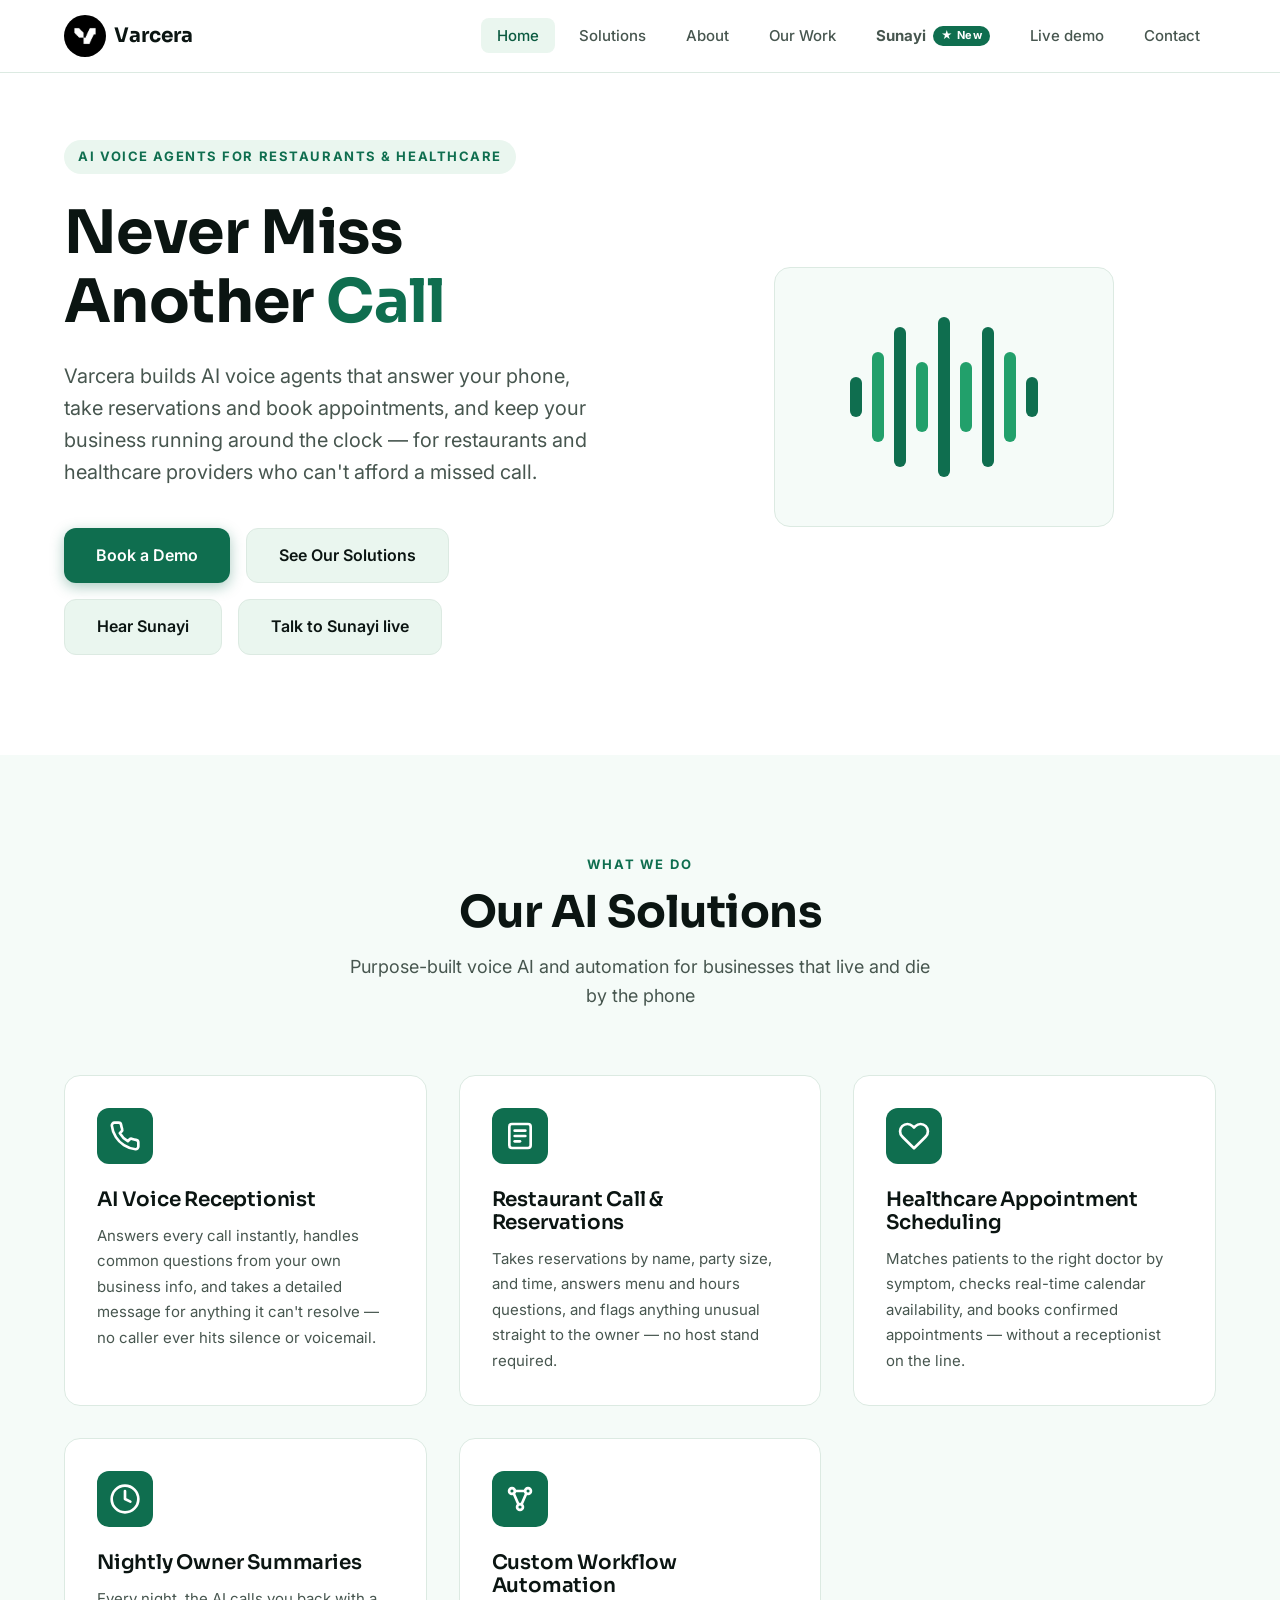
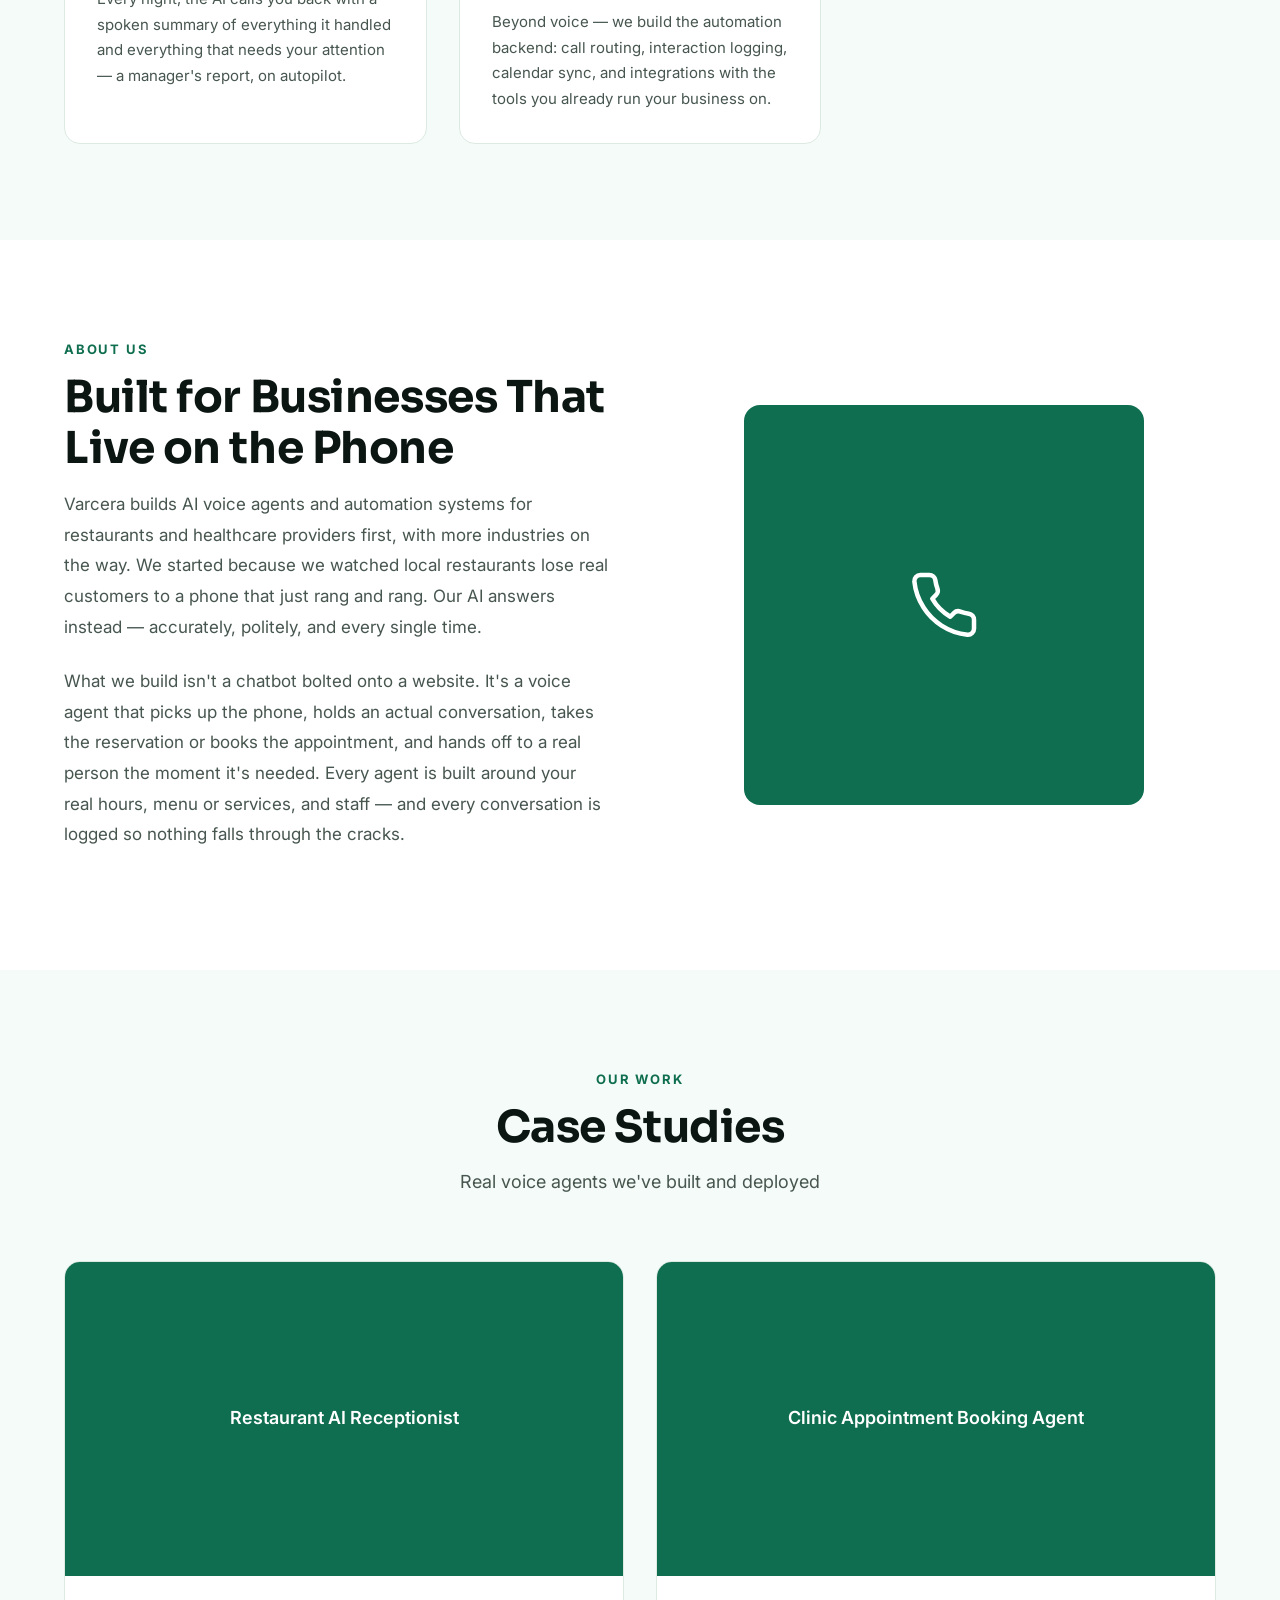
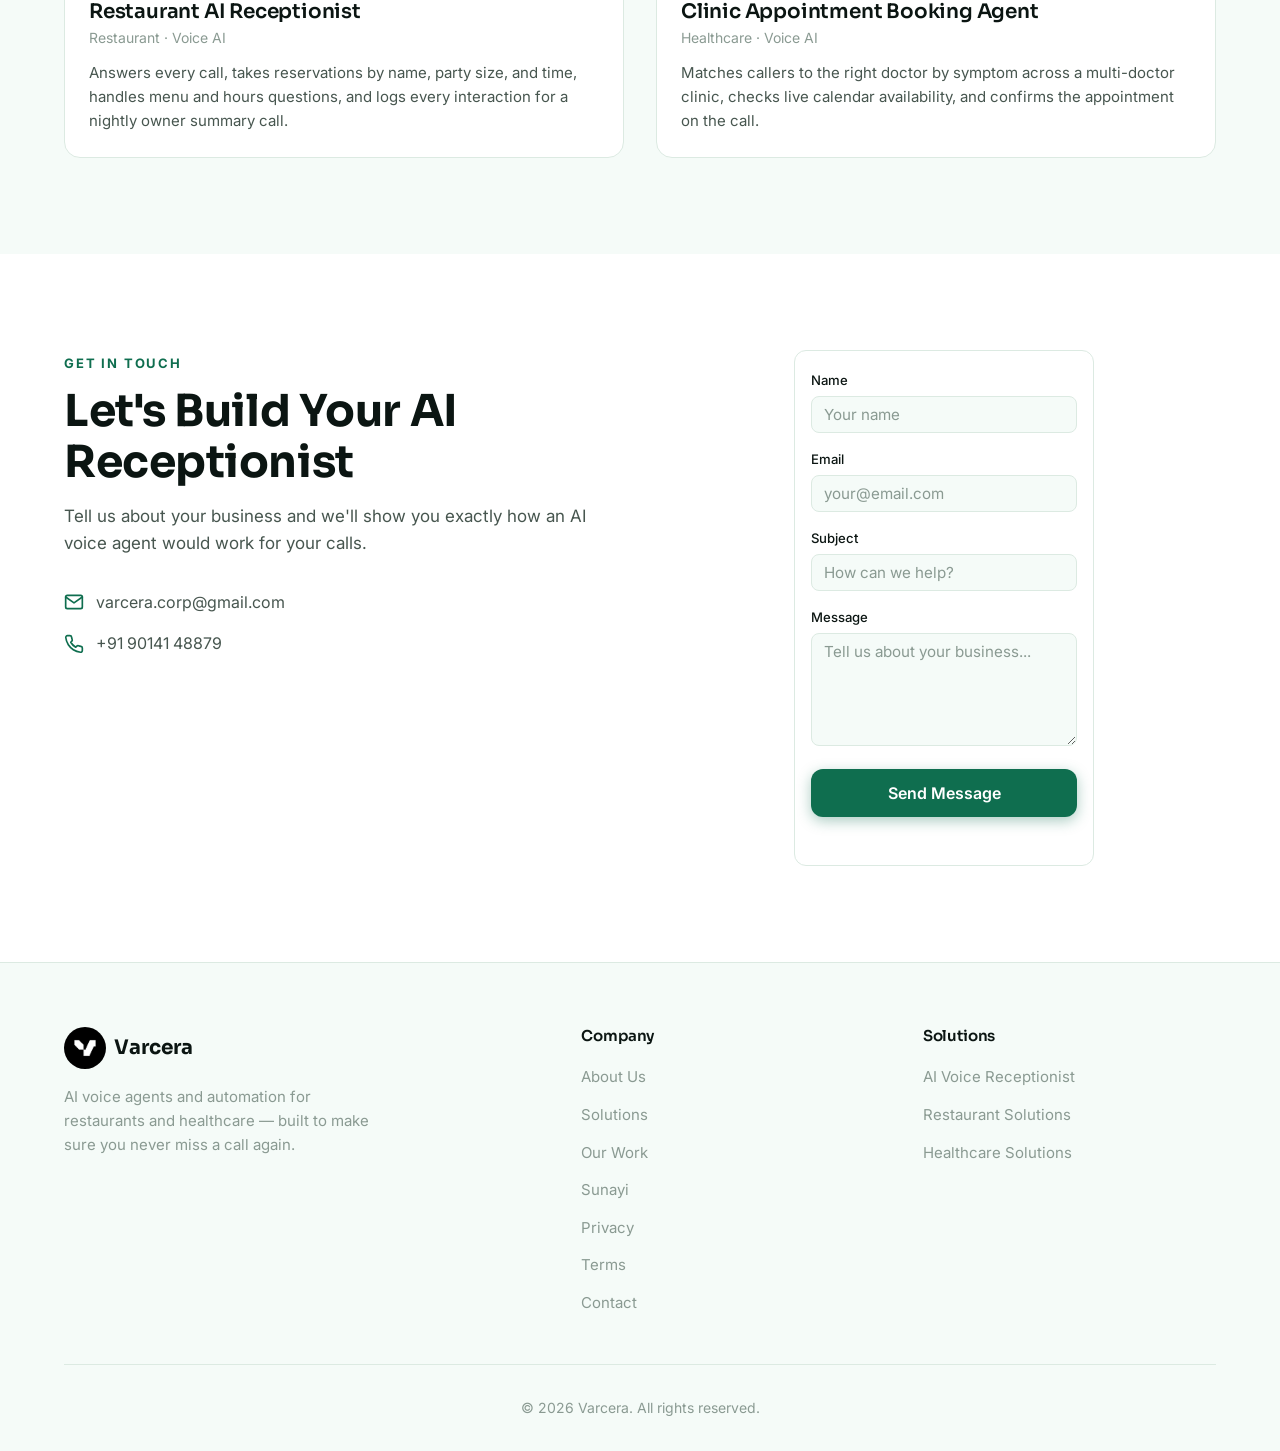
<file: index.html>
<!DOCTYPE html>
<html lang="en">
<head>
    <meta charset="UTF-8">
    <meta name="viewport" content="width=device-width, initial-scale=1.0">
    <link rel="icon" type="image/png" sizes="512x512" href="icon-512.png">
    <meta name="description" content="Varcera builds AI voice agents for restaurants and healthcare providers — answering every call, booking every reservation and appointment, and never missing a customer again.">
    <title>Varcera | AI Voice Agents for Restaurants & Healthcare</title>
    <link rel="stylesheet" href="styles.css">
    <link rel="preconnect" href="https://fonts.googleapis.com">
    <link rel="preconnect" href="https://fonts.gstatic.com" crossorigin>
    <link href="https://fonts.googleapis.com/css2?family=Sora:wght@500;600;700;800&family=Inter:wght@300;400;500;600;700&display=swap" rel="stylesheet">
    <script type="application/ld+json">
    {
      "@context": "https://schema.org",
      "@graph": [
        {
          "@type": "Organization",
          "@id": "https://varcera.in/#org",
          "name": "Varcera",
          "url": "https://varcera.in/",
          "email": "varcera.corp@gmail.com",
          "telephone": "+91 90141 48879",
          "description": "Varcera builds AI voice agents for restaurants and healthcare providers."
        },
        {
          "@type": "SoftwareApplication",
          "name": "Sunayi",
          "applicationCategory": "BusinessApplication",
          "operatingSystem": "Cloud",
          "url": "https://varcera.in/sunayi/",
          "description": "An AI voice receptionist that answers restaurant phone calls, takes reservations, answers questions from the restaurant's own information, and records each call for the owner. Works in English, Hindi and Hinglish.",
          "offers": [
            { "@type": "Offer", "name": "Starter (India)", "price": "2000", "priceCurrency": "INR", "description": "3,000 minutes per month" },
            { "@type": "Offer", "name": "Growth (India)", "price": "3500", "priceCurrency": "INR", "description": "6,000 minutes per month" },
            { "@type": "Offer", "name": "Starter (outside India)", "price": "140", "priceCurrency": "USD", "description": "3,000 minutes per month" },
            { "@type": "Offer", "name": "Growth (outside India)", "price": "245", "priceCurrency": "USD", "description": "6,000 minutes per month" }
          ],
          "publisher": { "@id": "https://varcera.in/#org" }
        }
      ]
    }
    </script>
</head>
<body>
    <!-- Navigation -->
    <header class="header">
        <nav class="nav container">
            <a href="#" class="logo">
                <img class="logo-icon" src="varcera-logo.jpg" alt="">
                <span class="logo-text">Varcera</span>
            </a>
            <button class="nav-toggle" aria-label="Toggle navigation">
                <span></span>
                <span></span>
                <span></span>
            </button>
            <ul class="nav-menu">
                <li><a href="#home" class="nav-link active">Home</a></li>
                <li><a href="#services" class="nav-link">Solutions</a></li>
                <li><a href="#about" class="nav-link">About</a></li>
                <li><a href="#portfolio" class="nav-link">Our Work</a></li>
                <li><a href="sunayi/" class="nav-link nav-link-new">Sunayi <span class="nav-badge">&#9733; New</span></a></li>
                <li><a href="live/" class="nav-link">Live demo</a></li>
                <li><a href="#contact" class="nav-link">Contact</a></li>
            </ul>
        </nav>
    </header>

    <!-- Hero Section -->
    <section id="home" class="hero">
        <div class="container">
            <div class="hero-content">
                <span class="hero-eyebrow">AI Voice Agents for Restaurants &amp; Healthcare</span>
                <h1 class="hero-title">
                    Never Miss Another <span class="highlight">Call</span>
                </h1>
                <p class="hero-description">
                    Varcera builds AI voice agents that answer your phone, take reservations
                    and book appointments, and keep your business running around the clock —
                    for restaurants and healthcare providers who can't afford a missed call.
                </p>
                <div class="hero-buttons">
                    <a href="#contact" class="btn btn-primary">Book a Demo</a>
                    <a href="#services" class="btn btn-secondary">See Our Solutions</a>
                    <a href="sunayi/#demos" class="btn btn-secondary">Hear Sunayi</a>
                    <a href="live/" class="btn btn-secondary">Talk to Sunayi live</a>
                </div>
            </div>
            <div class="hero-visual">
                <div class="waveform" aria-hidden="true">
                    <span></span><span></span><span></span><span></span><span></span>
                    <span></span><span></span><span></span><span></span>
                </div>
            </div>
        </div>
    </section>

    <!-- Services Section -->
    <section id="services" class="services section">
        <div class="container">
            <div class="section-header">
                <span class="section-label">What We Do</span>
                <h2 class="section-title">Our AI Solutions</h2>
                <p class="section-description">
                    Purpose-built voice AI and automation for businesses that live and die by the phone
                </p>
            </div>
            <div class="services-grid">
                <article class="service-card">
                    <div class="service-icon">
                        <svg xmlns="http://www.w3.org/2000/svg" width="32" height="32" viewBox="0 0 24 24" fill="none" stroke="currentColor" stroke-width="2" stroke-linecap="round" stroke-linejoin="round">
                            <path d="M22 16.92v3a2 2 0 0 1-2.18 2 19.79 19.79 0 0 1-8.63-3.07 19.5 19.5 0 0 1-6-6 19.79 19.79 0 0 1-3.07-8.67A2 2 0 0 1 4.11 2h3a2 2 0 0 1 2 1.72 12.84 12.84 0 0 0 .7 2.81 2 2 0 0 1-.45 2.11L8.09 9.91a16 16 0 0 0 6 6l1.27-1.27a2 2 0 0 1 2.11-.45 12.84 12.84 0 0 0 2.81.7A2 2 0 0 1 22 16.92z"></path>
                        </svg>
                    </div>
                    <h3>AI Voice Receptionist</h3>
                    <p>Answers every call instantly, handles common questions from your own business info, and takes a detailed message for anything it can't resolve — no caller ever hits silence or voicemail.</p>
                </article>
                <article class="service-card">
                    <div class="service-icon">
                        <svg xmlns="http://www.w3.org/2000/svg" width="32" height="32" viewBox="0 0 24 24" fill="none" stroke="currentColor" stroke-width="2" stroke-linecap="round" stroke-linejoin="round">
                            <rect x="4" y="3" width="16" height="18" rx="2"></rect>
                            <line x1="8" y1="8" x2="16" y2="8"></line>
                            <line x1="8" y1="12" x2="16" y2="12"></line>
                            <line x1="8" y1="16" x2="12" y2="16"></line>
                        </svg>
                    </div>
                    <h3>Restaurant Call &amp; Reservations</h3>
                    <p>Takes reservations by name, party size, and time, answers menu and hours questions, and flags anything unusual straight to the owner — no host stand required.</p>
                </article>
                <article class="service-card">
                    <div class="service-icon">
                        <svg xmlns="http://www.w3.org/2000/svg" width="32" height="32" viewBox="0 0 24 24" fill="none" stroke="currentColor" stroke-width="2" stroke-linecap="round" stroke-linejoin="round">
                            <path d="M20.84 4.61a5.5 5.5 0 0 0-7.78 0L12 5.67l-1.06-1.06a5.5 5.5 0 0 0-7.78 7.78l1.06 1.06L12 21.23l7.78-7.78 1.06-1.06a5.5 5.5 0 0 0 0-7.78z"></path>
                        </svg>
                    </div>
                    <h3>Healthcare Appointment Scheduling</h3>
                    <p>Matches patients to the right doctor by symptom, checks real-time calendar availability, and books confirmed appointments — without a receptionist on the line.</p>
                </article>
                <article class="service-card">
                    <div class="service-icon">
                        <svg xmlns="http://www.w3.org/2000/svg" width="32" height="32" viewBox="0 0 24 24" fill="none" stroke="currentColor" stroke-width="2" stroke-linecap="round" stroke-linejoin="round">
                            <circle cx="12" cy="12" r="10"></circle>
                            <polyline points="12 6 12 12 16 14"></polyline>
                        </svg>
                    </div>
                    <h3>Nightly Owner Summaries</h3>
                    <p>Every night, the AI calls you back with a spoken summary of everything it handled and everything that needs your attention — a manager's report, on autopilot.</p>
                </article>
                <article class="service-card">
                    <div class="service-icon">
                        <svg xmlns="http://www.w3.org/2000/svg" width="32" height="32" viewBox="0 0 24 24" fill="none" stroke="currentColor" stroke-width="2" stroke-linecap="round" stroke-linejoin="round">
                            <circle cx="6" cy="6" r="2.2"></circle>
                            <circle cx="18" cy="6" r="2.2"></circle>
                            <circle cx="12" cy="18" r="2.2"></circle>
                            <line x1="7.3" y1="7.8" x2="10.8" y2="16"></line>
                            <line x1="16.7" y1="7.8" x2="13.2" y2="16"></line>
                            <line x1="8.2" y1="6" x2="15.8" y2="6"></line>
                        </svg>
                    </div>
                    <h3>Custom Workflow Automation</h3>
                    <p>Beyond voice — we build the automation backend: call routing, interaction logging, calendar sync, and integrations with the tools you already run your business on.</p>
                </article>
            </div>
        </div>
    </section>

    <!-- About Section -->
    <section id="about" class="about section">
        <div class="container">
            <div class="about-content">
                <div class="about-text">
                    <span class="section-label">About Us</span>
                    <h2 class="section-title">Built for Businesses That Live on the Phone</h2>
                    <p>
                        Varcera builds AI voice agents and automation systems for restaurants and
                        healthcare providers first, with more industries on the way. We started
                        because we watched local restaurants lose real customers to a phone that
                        just rang and rang. Our AI answers instead — accurately, politely, and
                        every single time.
                    </p>
                    <p>
                        What we build isn't a chatbot bolted onto a website. It's a voice agent
                        that picks up the phone, holds an actual conversation, takes the
                        reservation or books the appointment, and hands off to a real person the
                        moment it's needed. Every agent is built around your real hours, menu or
                        services, and staff — and every conversation is logged so nothing falls
                        through the cracks.
                    </p>
                </div>
                <div class="about-visual">
                    <div class="about-image">
                        <div class="image-placeholder">
                            <svg xmlns="http://www.w3.org/2000/svg" width="72" height="72" viewBox="0 0 24 24" fill="none" stroke="currentColor" stroke-width="1.5" stroke-linecap="round" stroke-linejoin="round">
                                <path d="M22 16.92v3a2 2 0 0 1-2.18 2 19.79 19.79 0 0 1-8.63-3.07 19.5 19.5 0 0 1-6-6 19.79 19.79 0 0 1-3.07-8.67A2 2 0 0 1 4.11 2h3a2 2 0 0 1 2 1.72 12.84 12.84 0 0 0 .7 2.81 2 2 0 0 1-.45 2.11L8.09 9.91a16 16 0 0 0 6 6l1.27-1.27a2 2 0 0 1 2.11-.45 12.84 12.84 0 0 0 2.81.7A2 2 0 0 1 22 16.92z"></path>
                            </svg>
                        </div>
                    </div>
                </div>
            </div>
        </div>
    </section>

    <!-- Portfolio Section -->
    <section id="portfolio" class="portfolio section">
        <div class="container">
            <div class="section-header">
                <span class="section-label">Our Work</span>
                <h2 class="section-title">Case Studies</h2>
                <p class="section-description">
                    Real voice agents we've built and deployed
                </p>
            </div>
            <div class="portfolio-grid">
                <article class="portfolio-item">
                    <div class="portfolio-image">
                        <div class="portfolio-placeholder">
                            <span>Restaurant AI Receptionist</span>
                        </div>
                    </div>
                    <div class="portfolio-info">
                        <h3>Restaurant AI Receptionist</h3>
                        <p>Restaurant &middot; Voice AI</p>
                        <p class="portfolio-detail">Answers every call, takes reservations by name, party size, and time, handles menu and hours questions, and logs every interaction for a nightly owner summary call.</p>
                    </div>
                </article>
                <article class="portfolio-item">
                    <div class="portfolio-image">
                        <div class="portfolio-placeholder">
                            <span>Clinic Appointment Booking Agent</span>
                        </div>
                    </div>
                    <div class="portfolio-info">
                        <h3>Clinic Appointment Booking Agent</h3>
                        <p>Healthcare &middot; Voice AI</p>
                        <p class="portfolio-detail">Matches callers to the right doctor by symptom across a multi-doctor clinic, checks live calendar availability, and confirms the appointment on the call.</p>
                    </div>
                </article>
            </div>
        </div>
    </section>

    <!-- Contact Section -->
    <section id="contact" class="contact section">
        <div class="container">
            <div class="contact-wrapper">
                <div class="contact-info">
                    <span class="section-label">Get In Touch</span>
                    <h2 class="section-title">Let's Build Your AI Receptionist</h2>
                    <p>
                        Tell us about your business and we'll show you exactly how an AI voice
                        agent would work for your calls.
                    </p>
                    <div class="contact-details">
                        <div class="contact-item">
                            <svg xmlns="http://www.w3.org/2000/svg" width="20" height="20" viewBox="0 0 24 24" fill="none" stroke="currentColor" stroke-width="2" stroke-linecap="round" stroke-linejoin="round">
                                <path d="M4 4h16c1.1 0 2 .9 2 2v12c0 1.1-.9 2-2 2H4c-1.1 0-2-.9-2-2V6c0-1.1.9-2 2-2z"></path>
                                <polyline points="22,6 12,13 2,6"></polyline>
                            </svg>
                            <span>varcera.corp@gmail.com</span>
                        </div>
                        <div class="contact-item">
                            <svg xmlns="http://www.w3.org/2000/svg" width="20" height="20" viewBox="0 0 24 24" fill="none" stroke="currentColor" stroke-width="2" stroke-linecap="round" stroke-linejoin="round">
                                <path d="M22 16.92v3a2 2 0 0 1-2.18 2 19.79 19.79 0 0 1-8.63-3.07 19.5 19.5 0 0 1-6-6 19.79 19.79 0 0 1-3.07-8.67A2 2 0 0 1 4.11 2h3a2 2 0 0 1 2 1.72 12.84 12.84 0 0 0 .7 2.81 2 2 0 0 1-.45 2.11L8.09 9.91a16 16 0 0 0 6 6l1.27-1.27a2 2 0 0 1 2.11-.45 12.84 12.84 0 0 0 2.81.7A2 2 0 0 1 22 16.92z"></path>
                            </svg>
                            <span>+91 90141 48879</span>
                        </div>
                    </div>
                </div>
                <form class="contact-form" action="https://formspree.io/f/mpqveqao" method="POST">
                    <input type="text" name="_gotcha" tabindex="-1" autocomplete="off" aria-hidden="true" style="position:absolute;left:-9999px;height:0;width:0;opacity:0">
                    <div class="form-group">
                        <label for="name">Name</label>
                        <input type="text" id="name" name="name" required placeholder="Your name">
                    </div>
                    <div class="form-group">
                        <label for="email">Email</label>
                        <input type="email" id="email" name="email" required placeholder="your@email.com">
                    </div>
                    <div class="form-group">
                        <label for="subject">Subject</label>
                        <input type="text" id="subject" name="subject" required placeholder="How can we help?">
                    </div>
                    <div class="form-group">
                        <label for="message">Message</label>
                        <textarea id="message" name="message" rows="5" required placeholder="Tell us about your business..."></textarea>
                    </div>
                    <button type="submit" class="btn btn-primary btn-block">Send Message</button>
                </form>
            </div>
        </div>
    </section>

    <!-- Footer -->
    <footer class="footer">
        <div class="container">
            <div class="footer-content">
                <div class="footer-brand">
                    <a href="#" class="logo">
                        <img class="logo-icon" src="varcera-logo.jpg" alt="">
                        <span class="logo-text">Varcera</span>
                    </a>
                    <p>AI voice agents and automation for restaurants and healthcare — built to make sure you never miss a call again.</p>
                </div>
                <div class="footer-column">
                    <h4>Company</h4>
                    <ul>
                        <li><a href="#about">About Us</a></li>
                        <li><a href="#services">Solutions</a></li>
                        <li><a href="#portfolio">Our Work</a></li>
                        <li><a href="sunayi/">Sunayi</a></li>
                        <li><a href="privacy/">Privacy</a></li>
                        <li><a href="terms/">Terms</a></li>
                        <li><a href="#contact">Contact</a></li>
                    </ul>
                </div>
                <div class="footer-column">
                    <h4>Solutions</h4>
                    <ul>
                        <li><a href="#services">AI Voice Receptionist</a></li>
                        <li><a href="#services">Restaurant Solutions</a></li>
                        <li><a href="#services">Healthcare Solutions</a></li>
                    </ul>
                </div>
            </div>
            <div class="footer-bottom">
                <p>&copy; 2026 Varcera. All rights reserved.</p>
            </div>
        </div>
    </footer>

    <script src="script.js"></script>
</body>
</html>
</file>
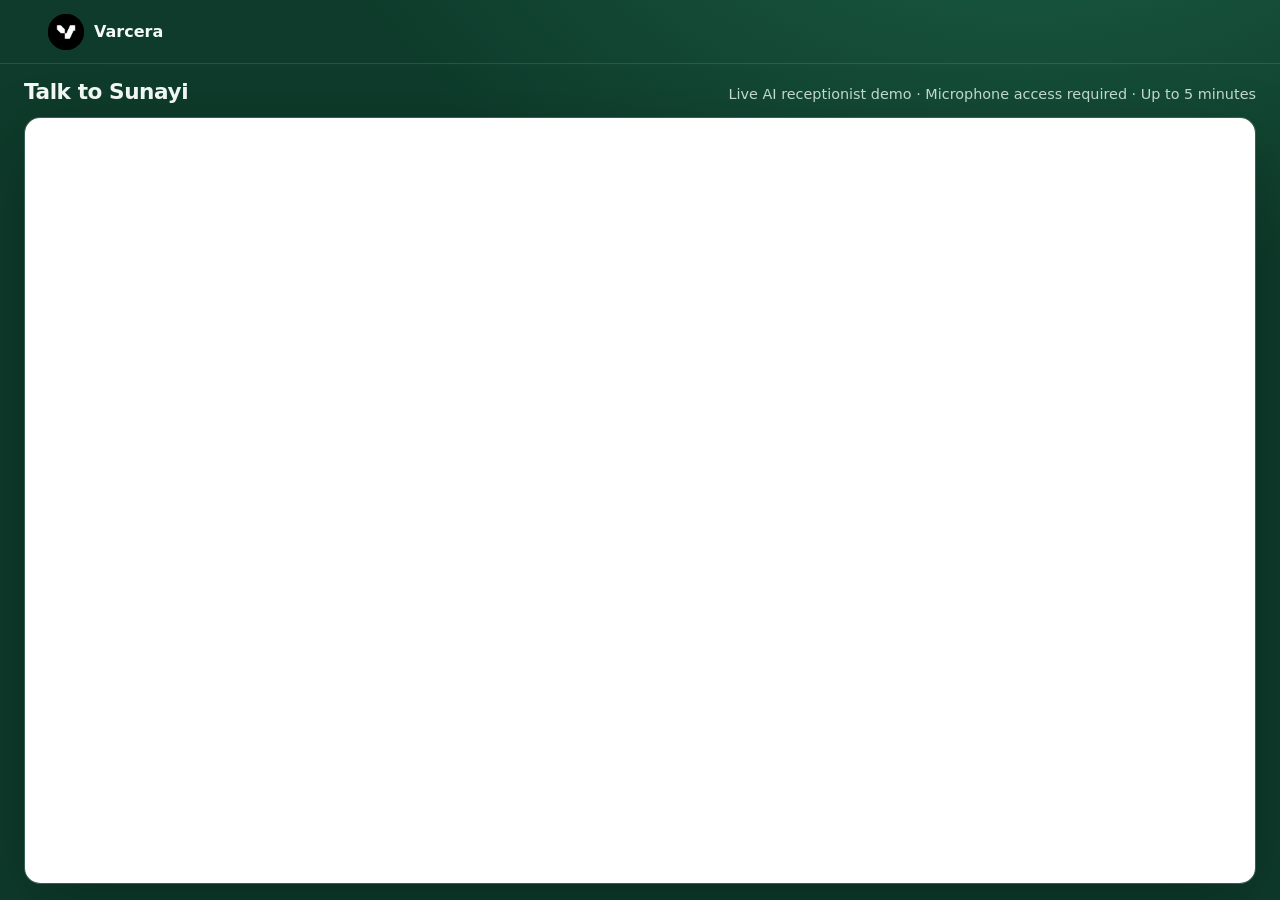
<file: live/index.html>
<!doctype html>
<html lang="en">
<head>
  <meta charset="utf-8">
  <meta name="viewport" content="width=device-width, initial-scale=1">
  <link rel="icon" type="image/png" sizes="512x512" href="../icon-512.png">
  <meta name="theme-color" content="#0e3b2b">
  <meta name="description" content="Talk to Sunayi, Varcera's AI voice receptionist for restaurants.">
  <title>Talk to Sunayi | Varcera</title>
  <style>
    :root { color-scheme: dark; --bg: #0e3b2b; --surface: #134634; --accent: #7be0a3; --muted: #c4ddcf; }
    * { box-sizing: border-box; }
    html, body { margin: 0; width: 100%; height: 100%; overflow: hidden; }
    body { min-height: 100svh; display: grid; grid-template-rows: 64px minmax(0, 1fr); background: radial-gradient(70rem 45rem at 80% -20%, #1c6045, transparent 65%), var(--bg); color: #f5faf6; font: 15px/1.45 Inter, system-ui, sans-serif; }
    header { display: flex; align-items: center; justify-content: space-between; gap: 1rem; padding: 0 clamp(16px, 4vw, 48px); border-bottom: 1px solid rgb(196 221 207 / 14%); }
    .brand { display: inline-flex; align-items: center; gap: 10px; color: inherit; text-decoration: none; font-size: 1rem; font-weight: 700; }
    .brand img { width: 36px; height: 36px; object-fit: cover; border-radius: 50%; background: #000; }
    main { min-height: 0; padding: 12px clamp(10px, 2vw, 24px) 16px; display: grid; grid-template-rows: auto minmax(0, 1fr); gap: 10px; }
    .intro { display: flex; align-items: baseline; justify-content: space-between; gap: 1rem; max-width: 1440px; width: 100%; margin: 0 auto; }
    h1 { margin: 0; font-size: clamp(1.05rem, 2vw, 1.35rem); letter-spacing: -.02em; }
    .intro p { margin: 0; color: var(--muted); font-size: .9rem; }
    .frame-wrap { min-height: 0; width: 100%; max-width: 1440px; margin: 0 auto; overflow: hidden; border: 1px solid rgb(196 221 207 / 18%); border-radius: 16px; background: var(--surface); box-shadow: 0 24px 70px rgb(0 0 0 / 24%); }
    iframe { width: 100%; height: 100%; min-height: 0; display: block; border: 0; background: var(--bg); }
    @media (max-width: 640px) {
      body { grid-template-rows: 56px minmax(0, 1fr); }
      header { padding: 0 14px; }
      .brand { gap: 8px; }
      .brand img { width: 32px; height: 32px; }
      main { padding: 8px 8px max(8px, env(safe-area-inset-bottom)); grid-template-rows: auto minmax(0, 1fr); gap: 7px; }
      .intro { align-items: flex-start; flex-direction: column; gap: 1px; padding: 0 4px; }
      .intro p { font-size: .78rem; }
      .frame-wrap { border-radius: 12px; }
    }
    @media (max-height: 600px) and (min-width: 641px) {
      body { grid-template-rows: 52px minmax(0, 1fr); }
      main { padding-top: 6px; padding-bottom: 8px; gap: 5px; }
      .intro p { display: none; }
    }
  </style>
</head>
<body>
  <header>
    <a class="brand" href="../"><img src="../varcera-logo.jpg" alt=""><span>Varcera</span></a>
  </header>
  <main>
    <div class="intro">
      <h1>Talk to Sunayi</h1>
      <p>Live AI receptionist demo · Microphone access required · Up to 5 minutes</p>
    </div>
    <div class="frame-wrap">
      <iframe src="https://voicecat.up.railway.app/live" title="Sunayi live voice demo" allow="microphone; autoplay" allowfullscreen></iframe>
    </div>
  </main>
</body>
</html>
</file>
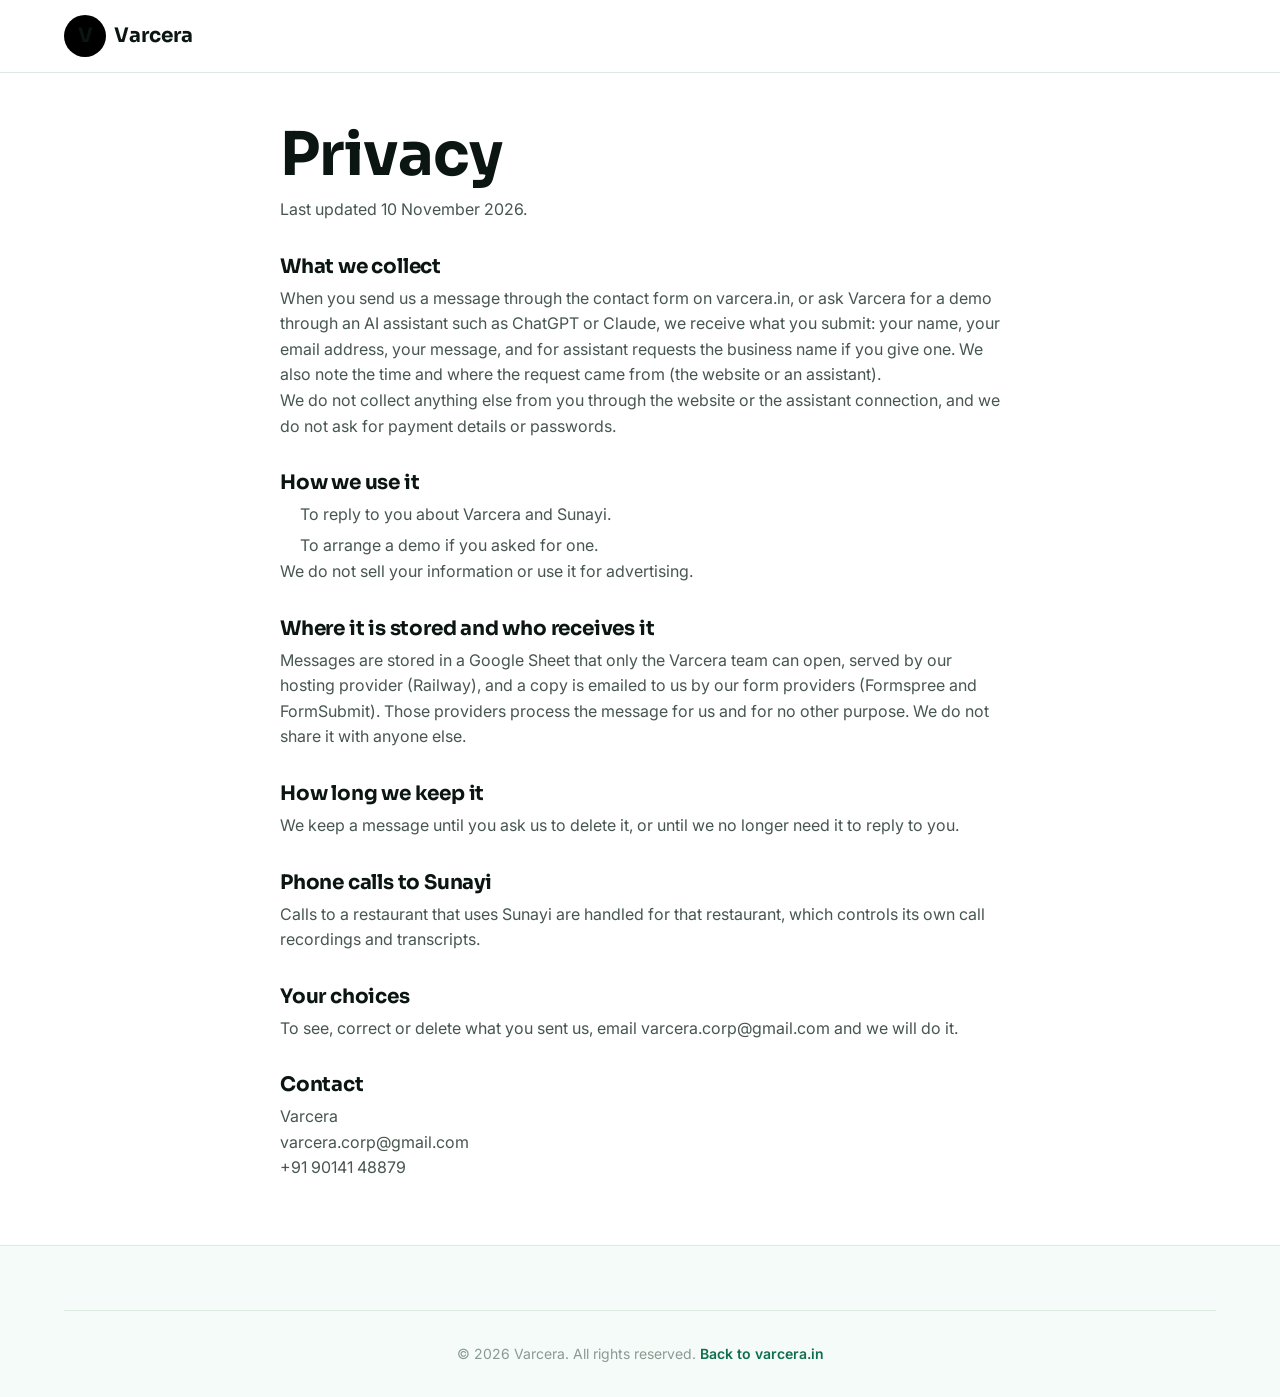
<file: privacy/index.html>
<!DOCTYPE html>
<html lang="en">
<head>
    <meta charset="UTF-8">
    <meta name="viewport" content="width=device-width, initial-scale=1.0">
    <meta name="description" content="How Varcera handles the information you send through varcera.in and through AI assistants.">
    <title>Privacy | Varcera</title>
    <link rel="canonical" href="https://varcera.in/privacy/">
    <link rel="stylesheet" href="../styles.css">
    <link rel="preconnect" href="https://fonts.googleapis.com">
    <link rel="preconnect" href="https://fonts.gstatic.com" crossorigin>
    <link href="https://fonts.googleapis.com/css2?family=Sora:wght@500;600;700;800&family=Inter:wght@300;400;500;600;700&display=swap" rel="stylesheet">
    <style>
        .p-main { padding-top: 120px; padding-bottom: 4rem; }
        .p-doc { max-width: 720px; margin: 0 auto; }
        .p-doc h1 { margin-bottom: 0.5rem; }
        .p-doc h2 { font-size: 1.25rem; margin: 2rem 0 0.5rem; }
        .p-doc p, .p-doc li { color: var(--text-secondary); }
        .p-doc ul { padding-left: 1.25rem; display: grid; gap: 0.35rem; }
    </style>
</head>
<body>
    <header class="header">
        <nav class="nav container">
            <a href="../" class="logo"><span class="logo-icon">V</span><span class="logo-text">Varcera</span></a>
        </nav>
    </header>
    <main class="p-main">
        <div class="container">
            <div class="p-doc">
                <h1>Privacy</h1>
                <p>Last updated 10 November 2026.</p>

                <h2>What we collect</h2>
                <p>When you send us a message through the contact form on varcera.in, or ask Varcera for a demo through an AI assistant such as ChatGPT or Claude, we receive what you submit: your name, your email address, your message, and for assistant requests the business name if you give one. We also note the time and where the request came from (the website or an assistant).</p>
                <p>We do not collect anything else from you through the website or the assistant connection, and we do not ask for payment details or passwords.</p>

                <h2>How we use it</h2>
                <ul>
                    <li>To reply to you about Varcera and Sunayi.</li>
                    <li>To arrange a demo if you asked for one.</li>
                </ul>
                <p>We do not sell your information or use it for advertising.</p>

                <h2>Where it is stored and who receives it</h2>
                <p>Messages are stored in a Google Sheet that only the Varcera team can open, served by our hosting provider (Railway), and a copy is emailed to us by our form providers (Formspree and FormSubmit). Those providers process the message for us and for no other purpose. We do not share it with anyone else.</p>

                <h2>How long we keep it</h2>
                <p>We keep a message until you ask us to delete it, or until we no longer need it to reply to you.</p>

                <h2>Phone calls to Sunayi</h2>
                <p>Calls to a restaurant that uses Sunayi are handled for that restaurant, which controls its own call recordings and transcripts.</p>

                <h2>Your choices</h2>
                <p>To see, correct or delete what you sent us, email <a href="mailto:varcera.corp@gmail.com">varcera.corp@gmail.com</a> and we will do it.</p>

                <h2>Contact</h2>
                <p>Varcera<br><a href="mailto:varcera.corp@gmail.com">varcera.corp@gmail.com</a><br>+91 90141 48879</p>
            </div>
        </div>
    </main>
    <footer class="footer">
        <div class="container">
            <div class="footer-bottom"><p>&copy; 2026 Varcera. All rights reserved. <a href="../">Back to varcera.in</a></p></div>
        </div>
    </footer>
</body>
</html>
</file>
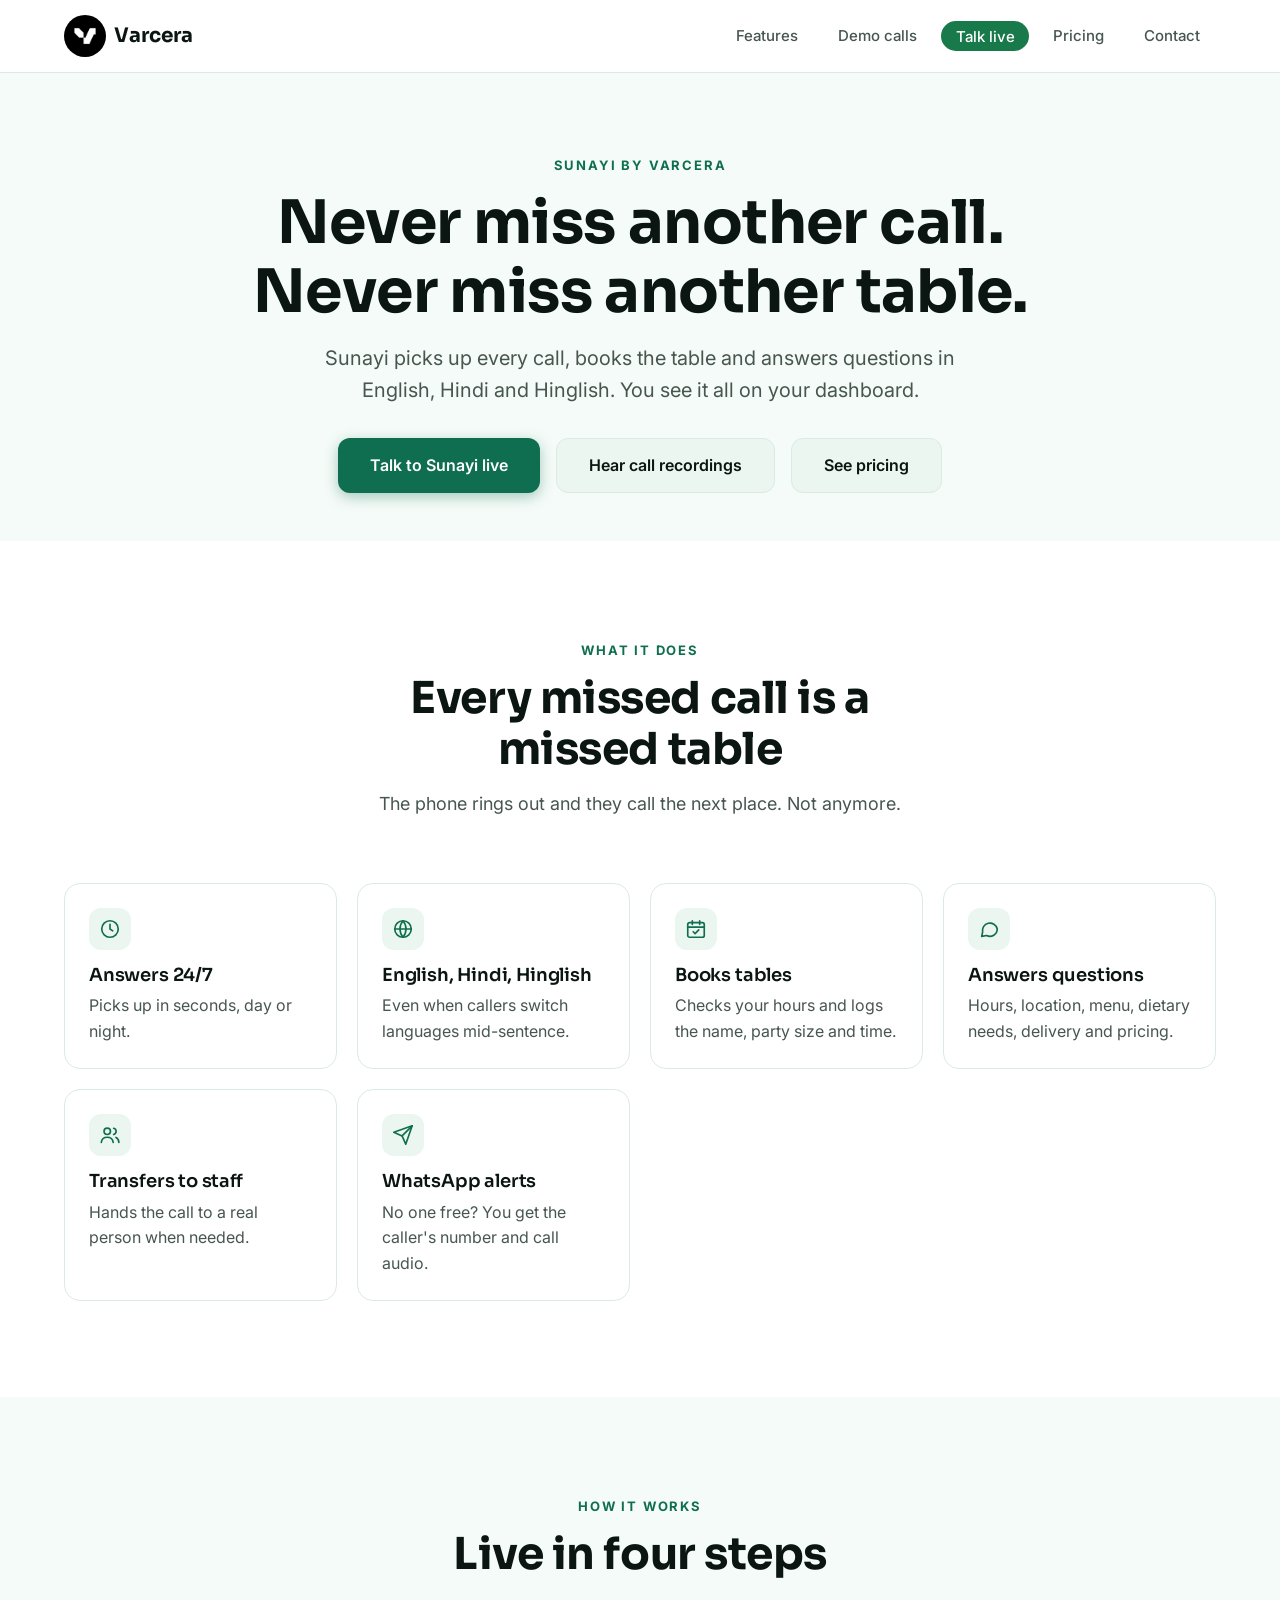
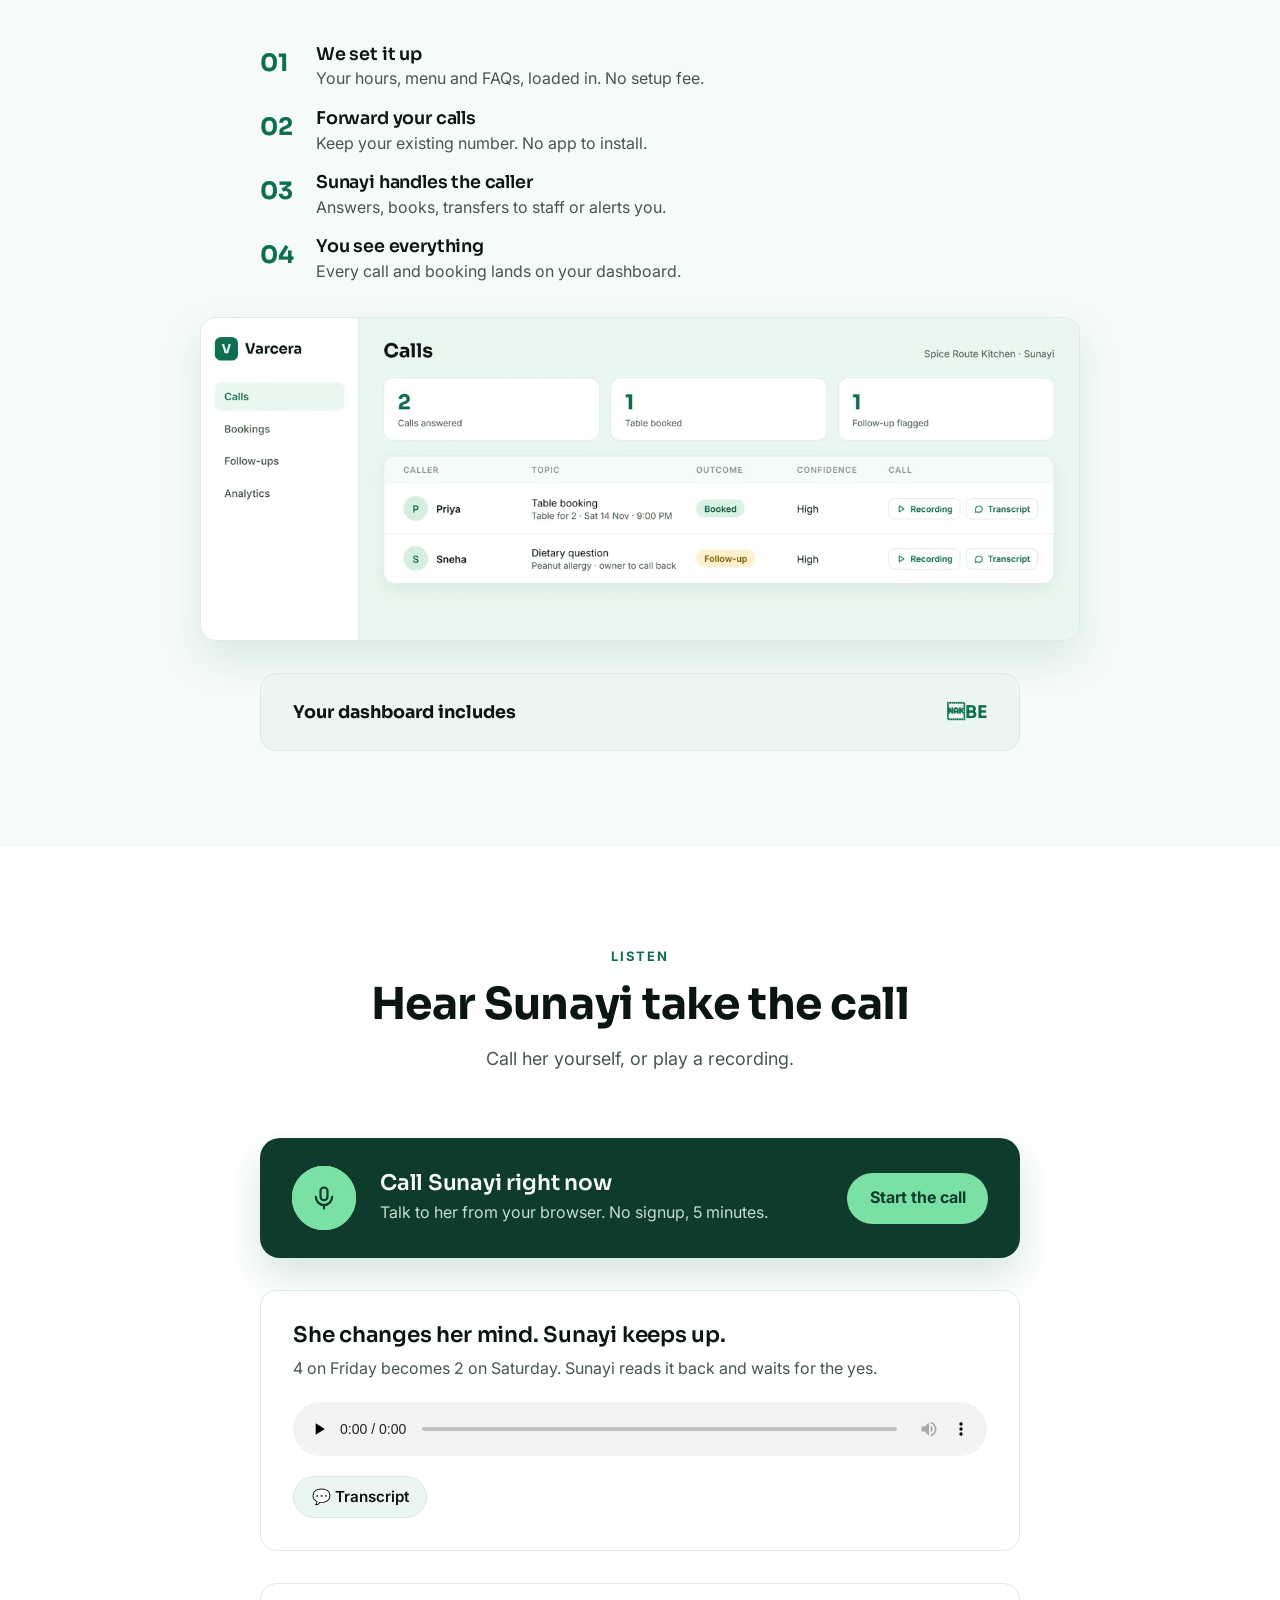
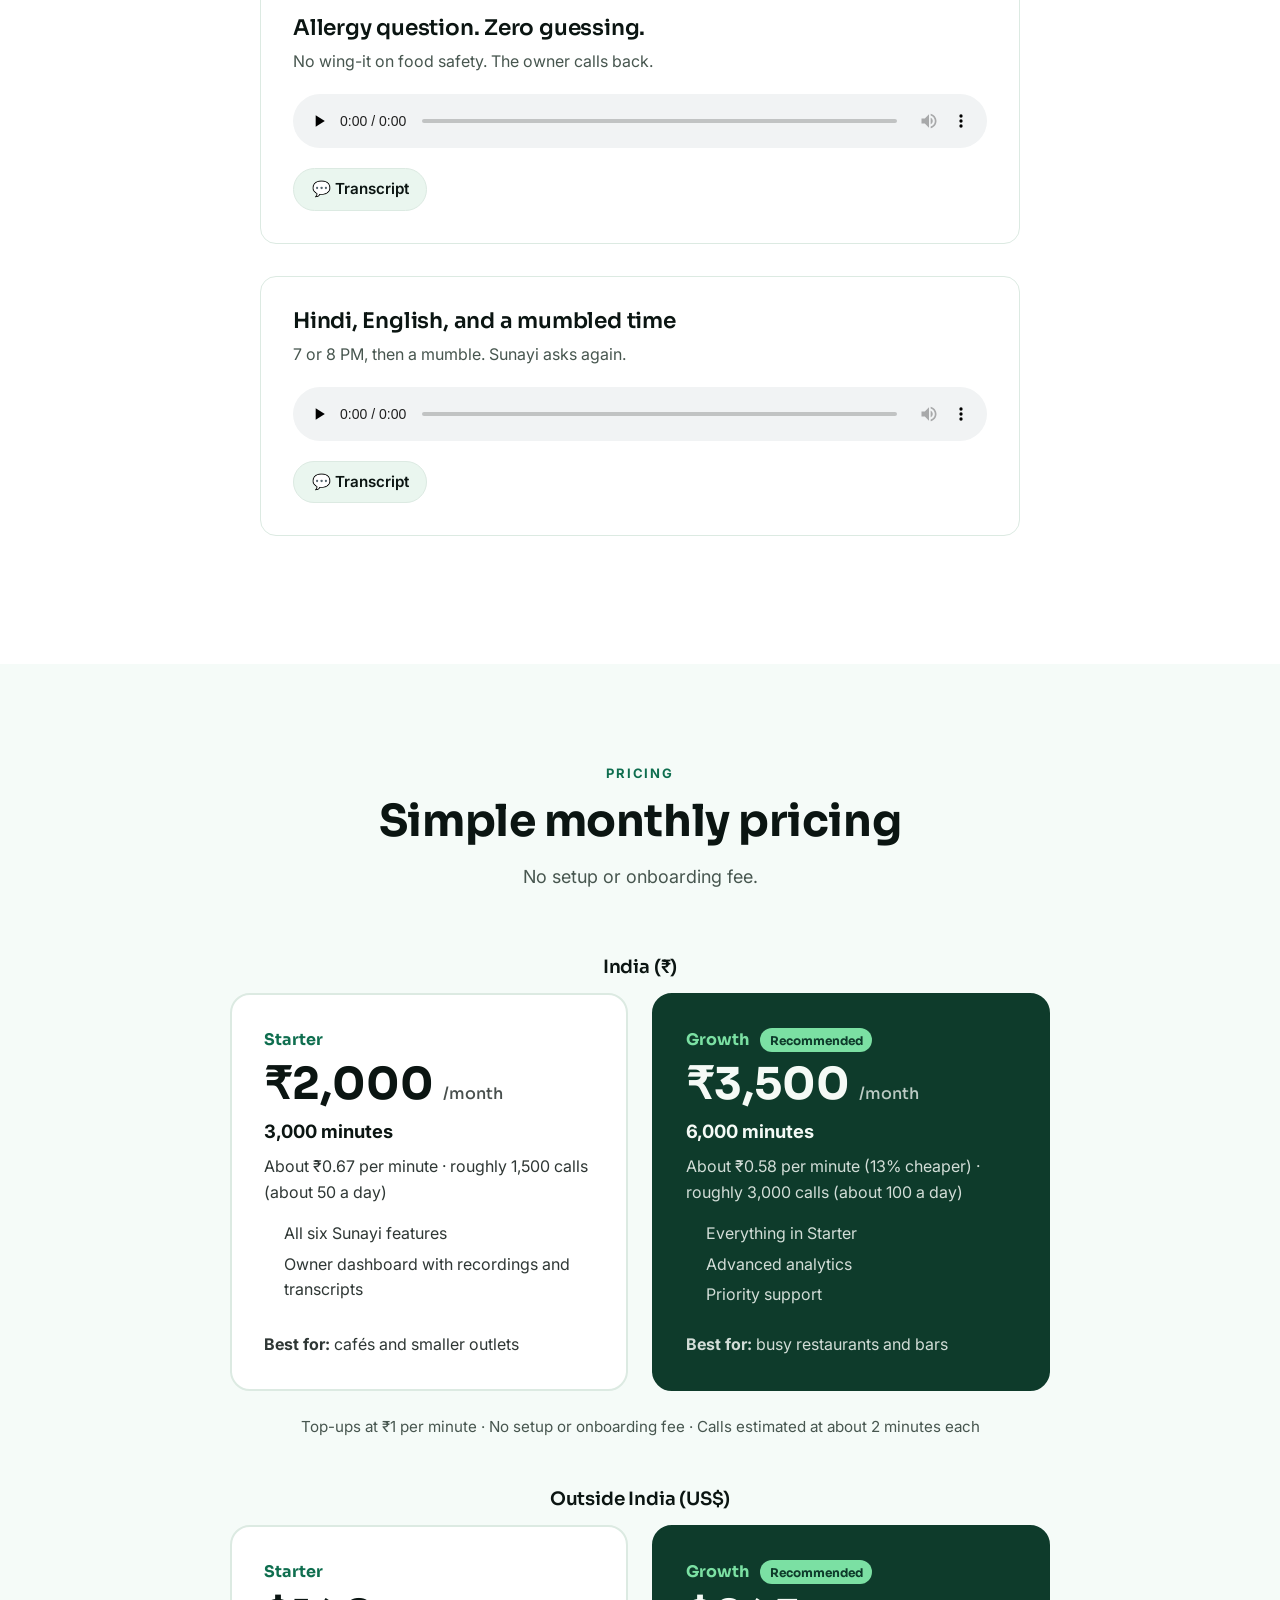
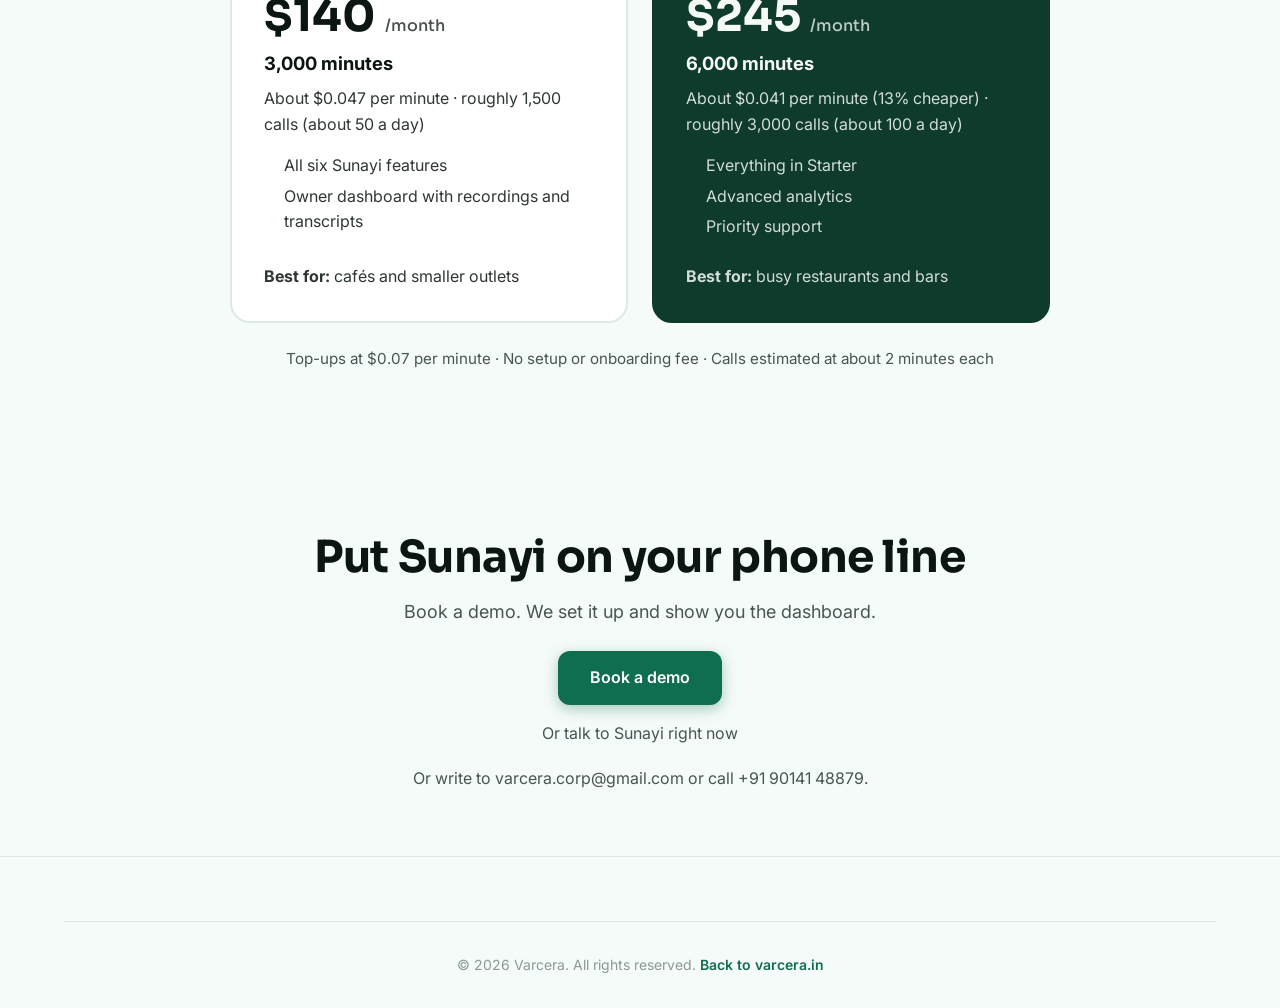
<file: sunayi/index.html>
<!DOCTYPE html>
<html lang="en">
<head>
    <meta charset="UTF-8">
    <meta name="viewport" content="width=device-width, initial-scale=1.0">
    <link rel="icon" type="image/png" sizes="512x512" href="../icon-512.png">
    <meta name="description" content="Sunayi by Varcera: AI voice receptionist for restaurants. Answers every call in English, Hindi and Hinglish, books tables, and logs every call. From ₹2,000/month.">
    <title>Sunayi: AI Voice Receptionist for Restaurants | Varcera</title>
    <link rel="canonical" href="https://varcera.in/sunayi/">
    <link rel="stylesheet" href="../styles.css">
    <link rel="preconnect" href="https://fonts.googleapis.com">
    <link rel="preconnect" href="https://fonts.gstatic.com" crossorigin>
    <link href="https://fonts.googleapis.com/css2?family=Sora:wght@500;600;700;800&family=Inter:wght@300;400;500;600;700&display=swap" rel="stylesheet">
    <style>
        .s-main { padding-top: 72px; }
        .s-hero { padding: 5rem 0 3rem; text-align: center; background: var(--bg-secondary); }
        .s-hero h1 { margin-bottom: 1rem; }
        .s-hero p.lead { font-size: 1.25rem; color: var(--text-secondary); max-width: 640px; margin: 0 auto 2rem; }
        .s-hero .btns { display: flex; gap: 1rem; justify-content: center; flex-wrap: wrap; }
        .ico { display: inline-flex; align-items: center; justify-content: center; width: 42px; height: 42px; border-radius: 12px; background: var(--bg-tertiary); color: var(--color-primary); margin-bottom: 0.9rem; }
        .ico svg { width: 22px; height: 22px; stroke: currentColor; fill: none; stroke-width: 1.8; stroke-linecap: round; stroke-linejoin: round; }
        .s-shot { max-width: 880px; margin: 0 auto 2rem; }
        .s-shot img { display: block; width: 100%; height: auto; border-radius: 16px; border: 1px solid var(--border-color); box-shadow: 0 18px 40px rgba(15,110,79,.12); }
        .s-grid { display: grid; grid-template-columns: repeat(auto-fit, minmax(260px, 1fr)); gap: 1.25rem; }
        .s-card { background: var(--bg-card); border: 1px solid var(--border-color); border-radius: 16px; padding: 1.5rem; }
        .s-card h3 { font-size: 1.125rem; margin-bottom: 0.5rem; }
        .s-card p { color: var(--text-secondary); margin: 0; }
        .s-steps { max-width: 760px; margin: 0 auto 2rem; display: grid; gap: 1rem; }
        .s-step { display: flex; gap: 1rem; align-items: flex-start; }
        .s-step .n { flex: 0 0 2.5rem; font-family: 'Sora', sans-serif; font-weight: 700; font-size: 1.5rem; color: var(--color-primary); }
        .s-step h3 { font-size: 1.1rem; margin-bottom: 0.15rem; }
        .s-step p { margin: 0; color: var(--text-secondary); }
        .s-dash { max-width: 760px; margin: 0 auto; background: var(--bg-tertiary); border: 1px solid var(--border-color); border-radius: 16px; padding: 1.5rem 2rem; }
        .s-dash summary { cursor: pointer; list-style: none; font-family: 'Sora', sans-serif; font-weight: 700; font-size: 1.1rem; }
        .s-dash summary::-webkit-details-marker { display: none; }
        .s-dash summary::after { content: "BE"; float: right; color: var(--color-primary); }
        .s-dash[open] summary::after { content: "B4"; }
        .s-dash ul { margin-top: 0.9rem; }
        .s-dash h3 { margin-bottom: 0.75rem; }
        .s-dash ul { margin: 0; padding-left: 1.25rem; color: var(--text-secondary); display: grid; gap: 0.35rem; }
        .demo-note { max-width: 760px; margin: 0 auto 2rem; padding: 1rem 1.25rem; background: var(--bg-tertiary); border: 1px solid var(--border-color); border-radius: 12px; color: var(--text-secondary); font-size: 0.95rem; }
        .demo-call { max-width: 760px; margin: 0 auto 2rem; background: var(--bg-card); border: 1px solid var(--border-color); border-radius: 16px; padding: 2rem; }
        .demo-call h3 { font-size: 1.35rem; margin-bottom: 0.5rem; }
        .demo-call .why { color: var(--text-secondary); margin-bottom: 1.25rem; }
        .demo-audio { display: block; width: 100%; margin-bottom: 1.25rem; }
        .transcript { margin-top: 0.25rem; }
        .transcript summary { display: inline-flex; align-items: center; gap: 0.5rem; cursor: pointer; list-style: none; padding: 0.5rem 1.1rem; border: 1px solid var(--border-color); border-radius: 999px; background: var(--bg-tertiary); font-weight: 600; font-size: 0.95rem; color: var(--text-primary); }
        .transcript summary::-webkit-details-marker { display: none; }
        .transcript summary:hover { border-color: var(--color-primary); }
        .transcript[open] summary { margin-bottom: 0.75rem; }
        .t-note { color: var(--text-muted); font-size: 0.85rem; margin: 0 0 0.75rem; }
        .turn { display: flex; gap: 0.75rem; padding: 0.5rem 0; border-top: 1px solid var(--border-light); }
        .who { flex: 0 0 4.75rem; font-weight: 700; font-size: 0.85rem; text-transform: uppercase; letter-spacing: 0.06em; color: var(--text-muted); padding-top: 0.15rem; }
        .who.bot { color: var(--color-primary); }
        .say { flex: 1; color: var(--text-primary); }
        .plans { display: grid; grid-template-columns: repeat(auto-fit, minmax(280px, 1fr)); gap: 1.5rem; max-width: 820px; margin: 0 auto 1.5rem; }
        .plan { background: var(--bg-card); border: 2px solid var(--border-color); border-radius: 20px; padding: 2rem; display: flex; flex-direction: column; gap: 0.5rem; }
        .plan.rec { background: #0E3B2B; border-color: #0E3B2B; color: #F5FAF6; }
        .plan .name { font-family: 'Sora', sans-serif; font-weight: 700; color: var(--color-primary); }
        .plan.rec .name { color: #7BE0A3; }
        .plan .tag { display: inline-block; margin-left: 0.5rem; font-size: 0.75rem; font-weight: 700; background: #7BE0A3; color: #0E3B2B; border-radius: 999px; padding: 0.15rem 0.6rem; }
        .plan .price { font-family: 'Sora', sans-serif; font-size: 2.75rem; font-weight: 700; line-height: 1.1; }
        .plan .price small { font-size: 1rem; font-weight: 500; opacity: 0.75; }
        .plan .mins { font-weight: 700; font-size: 1.15rem; }
        .plan .sub, .plan li { opacity: 0.85; }
        .plan ul { margin: 0.5rem 0 0; padding-left: 1.25rem; display: grid; gap: 0.3rem; }
        .region { text-align: center; margin: 0 0 1rem; font-size: 1.15rem; }
        .price-foot { text-align: center; color: var(--text-secondary); font-size: 0.95rem; }
        .talk { max-width: 760px; margin: 0 auto 2rem; display: flex; gap: 1.5rem; align-items: center; background: #0E3B2B; color: #F5FAF6; border-radius: 20px; padding: 1.75rem 2rem; box-shadow: 0 18px 40px rgba(15,110,79,.18); }
        .talk .mic { position: relative; flex: 0 0 64px; height: 64px; border-radius: 50%; background: #7BE0A3; color: #0E3B2B; display: flex; align-items: center; justify-content: center; }
        .talk .mic::before, .talk .mic::after { content: ""; position: absolute; inset: 0; border-radius: 50%; border: 2px solid #7BE0A3; animation: ring 2.4s ease-out infinite; }
        .talk .mic::after { animation-delay: 1.2s; }
        @keyframes ring { from { transform: scale(1); opacity: .7; } to { transform: scale(1.7); opacity: 0; } }
        @media (prefers-reduced-motion: reduce) { .talk .mic::before, .talk .mic::after { animation: none; opacity: 0; } }
        .talk .mic svg { width: 28px; height: 28px; stroke: currentColor; fill: none; stroke-width: 1.9; stroke-linecap: round; stroke-linejoin: round; }
        .talk h3 { font-size: 1.35rem; margin: 0 0 .25rem; color: #F5FAF6; }
        .talk p { margin: 0; color: #C4DDCF; }
        .talk .go { margin-left: auto; flex: 0 0 auto; background: #7BE0A3; color: #0E3B2B; font-weight: 700; padding: .8rem 1.4rem; border-radius: 999px; text-decoration: none; white-space: nowrap; }
        .talk .go:hover { background: #A5EFC3; }
        @media (max-width: 640px) { .talk { flex-direction: column; text-align: center; padding: 1.5rem; } .talk .go { margin: 0; width: 100%; text-align: center; } }
        .nav-live { background: #18794A; color: #fff !important; border-radius: 999px; padding: .35rem .9rem !important; }
        .s-cta { text-align: center; padding: 4rem 0; background: var(--bg-secondary); }
        @media (max-width: 640px) { .who { flex-basis: 3.75rem; } .demo-call { padding: 1.25rem; } }
    </style>
</head>
<body>
    <header class="header">
        <nav class="nav container" style="flex-wrap:wrap;gap:0.5rem">
            <a href="../" class="logo">
                <img class="logo-icon" src="../varcera-logo.jpg" alt="">
                <span class="logo-text">Varcera</span>
            </a>
            <ul class="nav-menu" style="position:static;transform:none;opacity:1;pointer-events:auto;flex-direction:row;flex-wrap:wrap;padding:0;border:0;background:none">
                <li><a href="#features" class="nav-link">Features</a></li>
                <li><a href="#demos" class="nav-link">Demo calls</a></li>
                <li><a href="../live/" class="nav-link nav-live">Talk live</a></li>
                <li><a href="#pricing" class="nav-link">Pricing</a></li>
                <li><a href="../#contact" class="nav-link">Contact</a></li>
            </ul>
        </nav>
    </header>

    <main class="s-main">
        <section class="s-hero">
            <div class="container">
                <span class="section-label">Sunayi by Varcera</span>
                <h1>Never miss another call.<br>Never miss another table.</h1>
                <p class="lead">Sunayi picks up every call, books the table and answers questions in English, Hindi and Hinglish. You see it all on your dashboard.</p>
                <div class="btns">
                    <a href="../live/" class="btn btn-primary">Talk to Sunayi live</a>
                    <a href="#demos" class="btn btn-secondary">Hear call recordings</a>
                    <a href="#pricing" class="btn btn-secondary">See pricing</a>
                </div>
            </div>
        </section>

        <section id="features" class="section">
            <div class="container">
                <div class="section-header">
                    <span class="section-label">What it does</span>
                    <h2 class="section-title">Every missed call is a missed table</h2>
                    <p class="section-description">The phone rings out and they call the next place. Not anymore.</p>
                </div>
                <div class="s-grid">
                    <div class="s-card"><span class="ico"><svg viewBox="0 0 24 24" aria-hidden="true"><circle cx="12" cy="12" r="9"/><path d="M12 7v5l3 2"/></svg></span><h3>Answers 24/7</h3><p>Picks up in seconds, day or night.</p></div>
                    <div class="s-card"><span class="ico"><svg viewBox="0 0 24 24" aria-hidden="true"><circle cx="12" cy="12" r="9"/><path d="M3 12h18"/><path d="M12 3a14 14 0 0 1 0 18a14 14 0 0 1 0-18"/></svg></span><h3>English, Hindi, Hinglish</h3><p>Even when callers switch languages mid-sentence.</p></div>
                    <div class="s-card"><span class="ico"><svg viewBox="0 0 24 24" aria-hidden="true"><rect x="3" y="5" width="18" height="16" rx="2"/><path d="M8 3v4M16 3v4M3 10h18"/><path d="m9 15 2 2 4-4"/></svg></span><h3>Books tables</h3><p>Checks your hours and logs the name, party size and time.</p></div>
                    <div class="s-card"><span class="ico"><svg viewBox="0 0 24 24" aria-hidden="true"><path d="M21 12a8 8 0 0 1-11.6 7.1L4 20l1-4.4A8 8 0 1 1 21 12Z"/></svg></span><h3>Answers questions</h3><p>Hours, location, menu, dietary needs, delivery and pricing.</p></div>
                    <div class="s-card"><span class="ico"><svg viewBox="0 0 24 24" aria-hidden="true"><circle cx="9" cy="8" r="3.5"/><path d="M2.5 20c.5-3.5 3.2-5.5 6.5-5.5s6 2 6.5 5.5"/><path d="M16 4.6a3.5 3.5 0 0 1 0 6.8M18.5 14.7c1.8.7 3 2.6 3.2 5.3"/></svg></span><h3>Transfers to staff</h3><p>Hands the call to a real person when needed.</p></div>
                    <div class="s-card"><span class="ico"><svg viewBox="0 0 24 24" aria-hidden="true"><path d="m22 2-7 20-4-9-9-4Z"/><path d="M22 2 11 13"/></svg></span><h3>WhatsApp alerts</h3><p>No one free? You get the caller's number and call audio.</p></div>
                </div>
            </div>
        </section>

        <section id="how" class="section" style="background:var(--bg-secondary)">
            <div class="container">
                <div class="section-header">
                    <span class="section-label">How it works</span>
                    <h2 class="section-title">Live in four steps</h2>
                </div>
                <div class="s-steps">
                    <div class="s-step"><div class="n">01</div><div><h3>We set it up</h3><p>Your hours, menu and FAQs, loaded in. No setup fee.</p></div></div>
                    <div class="s-step"><div class="n">02</div><div><h3>Forward your calls</h3><p>Keep your existing number. No app to install.</p></div></div>
                    <div class="s-step"><div class="n">03</div><div><h3>Sunayi handles the caller</h3><p>Answers, books, transfers to staff or alerts you.</p></div></div>
                    <div class="s-step"><div class="n">04</div><div><h3>You see everything</h3><p>Every call and booking lands on your dashboard.</p></div></div>
                </div>
                <figure class="s-shot"><img src="dashboard.webp" width="1280" height="470" loading="lazy" alt="The Sunayi dashboard: each call with its topic, outcome, confidence, recording and transcript"></figure>
                <details class="s-dash">
                    <summary>Your dashboard includes</summary>
                    <ul>
                        <li>Recording and transcript of every call</li>
                        <li>Topic, outcome and confidence per call</li>
                        <li>Follow-ups and escalations flagged</li>
                        <li>Minutes used, calls per week and month, average call length</li>
                        <li>What callers ask about, calls by hour and day</li>
                        <li>Contact export to CSV</li>
                    </ul>
                </details>
            </div>
        </section>

        <section id="demos" class="section">
            <div class="container">
                <div class="section-header">
                    <span class="section-label">Listen</span>
                    <h2 class="section-title">Hear Sunayi take the call</h2>
                    <p class="section-description">Call her yourself, or play a recording.</p>
                </div>

                <div class="talk" id="talk">
                    <span class="mic"><svg viewBox="0 0 24 24" aria-hidden="true"><rect x="9" y="3" width="6" height="11" rx="3"/><path d="M5 11a7 7 0 0 0 14 0M12 18v3"/></svg></span>
                    <div>
                        <h3>Call Sunayi right now</h3>
                        <p>Talk to her from your browser. No signup, 5 minutes.</p>
                    </div>
                <a class="go" href="../live/">Start the call</a>
                </div>

                <article class="demo-call">
                    <h3>She changes her mind. Sunayi keeps up.</h3>
                    <p class="why">4 on Friday becomes 2 on Saturday. Sunayi reads it back and waits for the yes.</p>
                    <audio class="demo-audio" controls preload="none" src="audio/sunayi-demo-priya.clean.mp3">Your browser does not support audio playback. <a href="audio/sunayi-demo-priya.clean.mp3">Download the recording</a>.</audio>
                    <details class="transcript">
                        <summary>&#128172; Transcript</summary>
                        <div class="turn"><div class="who bot">Sunayi</div><div class="say">Thanks for calling Spice Route Kitchen, this is Sunayi &mdash; how can I help?</div></div>
                    <div class="turn"><div class="who">Caller</div><div class="say">uh I want to book a table.</div></div>
                    <div class="turn"><div class="who bot">Sunayi</div><div class="say">Sure! May I have your name, please?</div></div>
                    <div class="turn"><div class="who">Caller</div><div class="say">प्रिया</div></div>
                    <div class="turn"><div class="who bot">Sunayi</div><div class="say">How many guests will be joining you?</div></div>
                    <div class="turn"><div class="who">Caller</div><div class="say">They would be like 4 people</div></div>
                    <div class="turn"><div class="who bot">Sunayi</div><div class="say">For which date would you like to book the table?</div></div>
                    <div class="turn"><div class="who">Caller</div><div class="say">At Friday Can you make it for Friday 8 PM and या।</div></div>
                    <div class="turn"><div class="who bot">Sunayi</div><div class="say">That's a table for 4 on Friday, November 13th at 8 PM&mdash;shall I book it?</div></div>
                    <div class="turn"><div class="who">Caller</div><div class="say">Actually know what, make it for 2 people and Saturday at 9 PM.</div></div>
                    <div class="turn"><div class="who bot">Sunayi</div><div class="say">That's a table for 2 on Saturday, November 14th at 9 PM&mdash;should I book it?</div></div>
                    <div class="turn"><div class="who">Caller</div><div class="say">Yes.</div></div>
                    <div class="turn"><div class="who bot">Sunayi</div><div class="say">Your table for 2 on Saturday, November 14th at 9 PM is confirmed, Priya. Anything else I can do for you?</div></div>
                    </details>
                </article>

                <article class="demo-call">
                    <h3>Allergy question. Zero guessing.</h3>
                    <p class="why">No wing-it on food safety. The owner calls back.</p>
                    <audio class="demo-audio" controls preload="none" src="audio/sunayi-demo-allergy.clean.mp3">Your browser does not support audio playback. <a href="audio/sunayi-demo-allergy.clean.mp3">Download the recording</a>.</audio>
                    <details class="transcript">
                        <summary>&#128172; Transcript</summary>
                        <div class="turn"><div class="who bot">Sunayi</div><div class="say">Thanks for calling Spice Route Kitchen, this is Sunayi &mdash; how can I help?</div></div>
                    <div class="turn"><div class="who">Caller</div><div class="say">हाय, my daughter has a peanut allergy. uh is a better she can say for her I don't want to guess हाँ So that is I am asking.</div></div>
                    <div class="turn"><div class="who bot">Sunayi</div><div class="say">For specific allergens like peanuts, the owner or kitchen will confirm directly to keep your daughter safe. Would you like me to take your name and number so the owner can call you back about this?</div></div>
                    <div class="turn"><div class="who">Caller</div><div class="say">या देह And the number would be 9014148879</div></div>
                    <div class="turn"><div class="who bot">Sunayi</div><div class="say">Thank you. May I have your name, please?</div></div>
                    <div class="turn"><div class="who">Caller</div><div class="say">स्नेह</div></div>
                    <div class="turn"><div class="who bot">Sunayi</div><div class="say">Got it, Sneha. I'll have the owner call you back about the peanut allergy. Is there anything else I can assist with?</div></div>
                    </details>
                </article>

                <article class="demo-call">
                    <h3>Hindi, English, and a mumbled time</h3>
                    <p class="why">7 or 8 PM, then a mumble. Sunayi asks again.</p>
                    <audio class="demo-audio" controls preload="none" src="audio/sunayi-demo-rahul.clean.mp3">Your browser does not support audio playback. <a href="audio/sunayi-demo-rahul.clean.mp3">Download the recording</a>.</audio>
                    <details class="transcript">
                        <summary>&#128172; Transcript</summary>
                        <div class="turn"><div class="who bot">Sunayi</div><div class="say">Thanks for calling Spice Route Kitchen, this is Sunayi &mdash; how can I help?</div></div>
                    <div class="turn"><div class="who">Caller</div><div class="say">Can you help me for Reservation</div></div>
                    <div class="turn"><div class="who bot">Sunayi</div><div class="say">Sure! May I have your name, please?</div></div>
                    <div class="turn"><div class="who">Caller</div><div class="say">राहुल</div></div>
                    <div class="turn"><div class="who bot">Sunayi</div><div class="say">Thanks, Rahul. How many guests will be in your party?</div></div>
                    <div class="turn"><div class="who">Caller</div><div class="say">There will be like five people.</div></div>
                    <div class="turn"><div class="who bot">Sunayi</div><div class="say">Got it, five guests. What date would you like to reserve for?</div></div>
                    <div class="turn"><div class="who">Caller</div><div class="say">and you make it for Thursday at 7 और 8 PM</div></div>
                    <div class="turn"><div class="who bot">Sunayi</div><div class="say">Just to confirm, would you like a reservation for five guests on Thursday at 7 PM or at 8 PM?</div></div>
                    <div class="turn"><div class="who">Caller</div><div class="say">Meggy Diet.</div></div>
                    <div class="turn"><div class="who bot">Sunayi</div><div class="say">Sorry, could you say that again?</div></div>
                    <div class="turn"><div class="who">Caller</div><div class="say">Meg के 8 PM।</div></div>
                    <div class="turn"><div class="who bot">Sunayi</div><div class="say">That's a table for five on Thursday, November 12th at 8 PM&mdash;shall I book it?</div></div>
                    <div class="turn"><div class="who">Caller</div><div class="say">Yes</div></div>
                    </details>
                </article>
            </div>
        </section>

        <section id="pricing" class="section" style="background:var(--bg-secondary)">
            <div class="container">
                <div class="section-header">
                    <span class="section-label">Pricing</span>
                    <h2 class="section-title">Simple monthly pricing</h2>
                    <p class="section-description">No setup or onboarding fee.</p>
                </div>
                <h3 class="region">India (&#8377;)</h3>
                <div class="plans">
                    <div class="plan">
                        <div class="name">Starter</div>
                        <div class="price">&#8377;2,000 <small>/month</small></div>
                        <div class="mins">3,000 minutes</div>
                        <div class="sub">About &#8377;0.67 per minute &middot; roughly 1,500 calls (about 50 a day)</div>
                        <ul>
                            <li>All six Sunayi features</li>
                            <li>Owner dashboard with recordings and transcripts</li>
                        </ul>
                        <div class="sub" style="margin-top:auto;padding-top:1rem"><b>Best for:</b> caf&eacute;s and smaller outlets</div>
                    </div>
                    <div class="plan rec">
                        <div class="name">Growth <span class="tag">Recommended</span></div>
                        <div class="price">&#8377;3,500 <small>/month</small></div>
                        <div class="mins">6,000 minutes</div>
                        <div class="sub">About &#8377;0.58 per minute (13% cheaper) &middot; roughly 3,000 calls (about 100 a day)</div>
                        <ul>
                            <li>Everything in Starter</li>
                            <li>Advanced analytics</li>
                            <li>Priority support</li>
                        </ul>
                        <div class="sub" style="margin-top:auto;padding-top:1rem"><b>Best for:</b> busy restaurants and bars</div>
                    </div>
                </div>
                <p class="price-foot">Top-ups at &#8377;1 per minute &middot; No setup or onboarding fee &middot; Calls estimated at about 2 minutes each</p>

                <h3 class="region" style="margin-top:3rem">Outside India (US$)</h3>
                <div class="plans">
                    <div class="plan">
                        <div class="name">Starter</div>
                        <div class="price">$140 <small>/month</small></div>
                        <div class="mins">3,000 minutes</div>
                        <div class="sub">About $0.047 per minute &middot; roughly 1,500 calls (about 50 a day)</div>
                        <ul>
                            <li>All six Sunayi features</li>
                            <li>Owner dashboard with recordings and transcripts</li>
                        </ul>
                        <div class="sub" style="margin-top:auto;padding-top:1rem"><b>Best for:</b> caf&eacute;s and smaller outlets</div>
                    </div>
                    <div class="plan rec">
                        <div class="name">Growth <span class="tag">Recommended</span></div>
                        <div class="price">$245 <small>/month</small></div>
                        <div class="mins">6,000 minutes</div>
                        <div class="sub">About $0.041 per minute (13% cheaper) &middot; roughly 3,000 calls (about 100 a day)</div>
                        <ul>
                            <li>Everything in Starter</li>
                            <li>Advanced analytics</li>
                            <li>Priority support</li>
                        </ul>
                        <div class="sub" style="margin-top:auto;padding-top:1rem"><b>Best for:</b> busy restaurants and bars</div>
                    </div>
                </div>
                <p class="price-foot">Top-ups at $0.07 per minute &middot; No setup or onboarding fee &middot; Calls estimated at about 2 minutes each</p>
            </div>
        </section>

        <section class="s-cta">
            <div class="container">
                <h2 class="section-title">Put Sunayi on your phone line</h2>
                <p class="section-description" style="margin:0 auto 1.5rem">Book a demo. We set it up and show you the dashboard.</p>
                <a href="../#contact" class="btn btn-primary">Book a demo</a>
                <p style="margin-top:1rem"><a href="../live/">Or talk to Sunayi right now</a></p>
                <p style="margin-top:1.25rem;color:var(--text-secondary)">Or write to <a href="mailto:varcera.corp@gmail.com">varcera.corp@gmail.com</a> or call +91 90141 48879.</p>
            </div>
        </section>
    </main>

    <footer class="footer">
        <div class="container">
            <div class="footer-bottom">
                <p>&copy; 2026 Varcera. All rights reserved. <a href="../">Back to varcera.in</a></p>
            </div>
        </div>
    </footer>
</body>
</html>
</file>
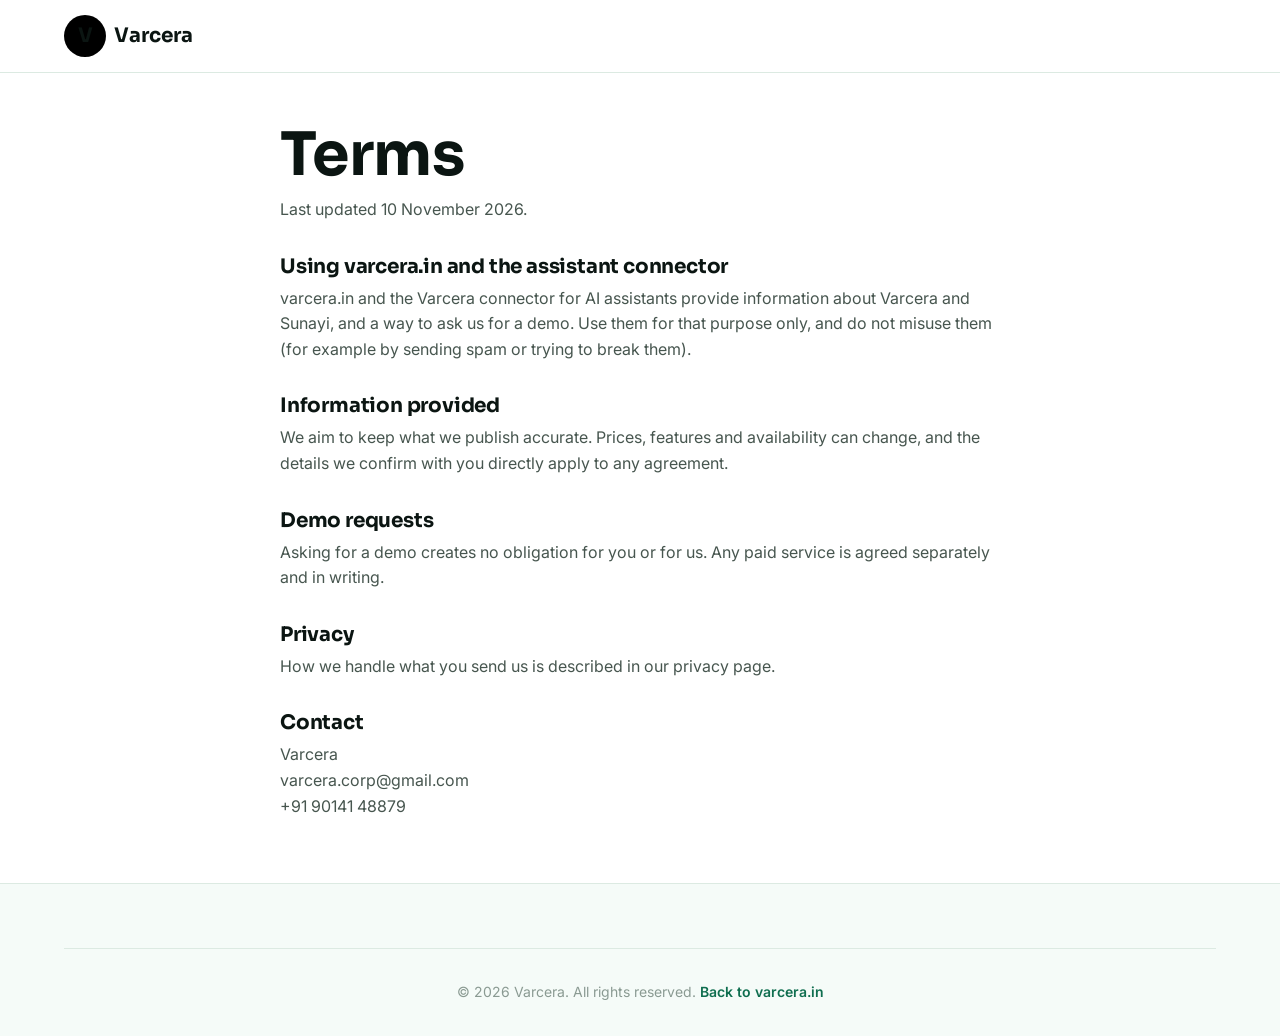
<file: terms/index.html>
<!DOCTYPE html>
<html lang="en">
<head>
    <meta charset="UTF-8">
    <meta name="viewport" content="width=device-width, initial-scale=1.0">
    <meta name="description" content="Terms for using varcera.in and the Varcera assistant connector.">
    <title>Terms | Varcera</title>
    <link rel="canonical" href="https://varcera.in/terms/">
    <link rel="stylesheet" href="../styles.css">
    <link rel="preconnect" href="https://fonts.googleapis.com">
    <link rel="preconnect" href="https://fonts.gstatic.com" crossorigin>
    <link href="https://fonts.googleapis.com/css2?family=Sora:wght@500;600;700;800&family=Inter:wght@300;400;500;600;700&display=swap" rel="stylesheet">
    <style>
        .p-main { padding-top: 120px; padding-bottom: 4rem; }
        .p-doc { max-width: 720px; margin: 0 auto; }
        .p-doc h1 { margin-bottom: 0.5rem; }
        .p-doc h2 { font-size: 1.25rem; margin: 2rem 0 0.5rem; }
        .p-doc p { color: var(--text-secondary); }
    </style>
</head>
<body>
    <header class="header">
        <nav class="nav container">
            <a href="../" class="logo"><span class="logo-icon">V</span><span class="logo-text">Varcera</span></a>
        </nav>
    </header>
    <main class="p-main">
        <div class="container">
            <div class="p-doc">
                <h1>Terms</h1>
                <p>Last updated 10 November 2026.</p>

                <h2>Using varcera.in and the assistant connector</h2>
                <p>varcera.in and the Varcera connector for AI assistants provide information about Varcera and Sunayi, and a way to ask us for a demo. Use them for that purpose only, and do not misuse them (for example by sending spam or trying to break them).</p>

                <h2>Information provided</h2>
                <p>We aim to keep what we publish accurate. Prices, features and availability can change, and the details we confirm with you directly apply to any agreement.</p>

                <h2>Demo requests</h2>
                <p>Asking for a demo creates no obligation for you or for us. Any paid service is agreed separately and in writing.</p>

                <h2>Privacy</h2>
                <p>How we handle what you send us is described in our <a href="../privacy/">privacy page</a>.</p>

                <h2>Contact</h2>
                <p>Varcera<br><a href="mailto:varcera.corp@gmail.com">varcera.corp@gmail.com</a><br>+91 90141 48879</p>
            </div>
        </div>
    </main>
    <footer class="footer">
        <div class="container">
            <div class="footer-bottom"><p>&copy; 2026 Varcera. All rights reserved. <a href="../">Back to varcera.in</a></p></div>
        </div>
    </footer>
</body>
</html>
</file>
<file: styles.css>
/* ===================================
   Varcera - AI Voice Agents for Restaurants & Healthcare
   Light-only, green & white design system
   =================================== */

:root {
    /* Colors */
    --color-primary: #0F6E4F;
    --color-primary-dark: #0B5A40;
    --color-primary-light: #22A06B;
    --color-accent: #16A34A;

    /* Background Colors */
    --bg-primary: #ffffff;
    --bg-secondary: #F5FBF8;
    --bg-tertiary: #EAF6EF;
    --bg-card: #ffffff;

    /* Text Colors */
    --text-primary: #0B1512;
    --text-secondary: #47564F;
    --text-muted: #8A9A92;

    /* Border Colors */
    --border-color: #DCEAE2;
    --border-light: #EEF6F1;

    /* Shadows (green-tinted, not neutral gray) */
    --shadow-sm: 0 1px 2px 0 rgb(15 110 79 / 0.06);
    --shadow-md: 0 4px 6px -1px rgb(15 110 79 / 0.10), 0 2px 4px -2px rgb(15 110 79 / 0.08);
    --shadow-lg: 0 10px 15px -3px rgb(15 110 79 / 0.12), 0 4px 6px -4px rgb(15 110 79 / 0.08);
    --shadow-xl: 0 20px 25px -5px rgb(15 110 79 / 0.14), 0 8px 10px -6px rgb(15 110 79 / 0.08);

    /* Spacing */
    --container-max: 1200px;
    --section-padding: 6rem;

    /* Transitions */
    --transition-fast: 150ms ease;
    --transition-base: 250ms ease;
    --transition-slow: 350ms ease;

    /* Border Radius */
    --radius-sm: 0.375rem;
    --radius-md: 0.5rem;
    --radius-lg: 0.75rem;
    --radius-xl: 1rem;
    --radius-full: 9999px;
}

/* ===================================
   Reset & Base Styles
   =================================== */
*,
*::before,
*::after {
    box-sizing: border-box;
    margin: 0;
    padding: 0;
}

html {
    scroll-behavior: smooth;
    scroll-padding-top: 80px;
}

body {
    font-family: 'Inter', -apple-system, BlinkMacSystemFont, 'Segoe UI', Roboto, sans-serif;
    font-size: 1rem;
    line-height: 1.6;
    color: var(--text-primary);
    background-color: var(--bg-primary);
    -webkit-font-smoothing: antialiased;
    -moz-osx-font-smoothing: grayscale;
}

img {
    max-width: 100%;
    height: auto;
    display: block;
}

a {
    color: inherit;
    text-decoration: none;
}

ul {
    list-style: none;
}

button {
    font-family: inherit;
    cursor: pointer;
    border: none;
    background: none;
}

input, textarea {
    font-family: inherit;
    font-size: inherit;
}

/* ===================================
   Layout
   =================================== */
.container {
    width: 100%;
    max-width: var(--container-max);
    margin: 0 auto;
    padding: 0 1.5rem;
}

.section {
    padding: var(--section-padding) 0;
}

/* ===================================
   Typography
   =================================== */
h1, h2, h3, h4, h5, h6 {
    font-family: 'Sora', 'Inter', sans-serif;
    font-weight: 700;
    line-height: 1.15;
    letter-spacing: -0.01em;
    color: var(--text-primary);
}

h1 { font-size: clamp(2.5rem, 5vw, 3.75rem); }
h2 { font-size: clamp(2rem, 4vw, 2.75rem); }
h3 { font-size: 1.25rem; font-weight: 600; }
h4 { font-size: 1.125rem; font-weight: 600; }

p {
    color: var(--text-secondary);
}

.highlight {
    color: var(--color-primary);
}

.section-label {
    display: inline-block;
    font-size: 0.8125rem;
    font-weight: 700;
    text-transform: uppercase;
    letter-spacing: 0.14em;
    color: var(--color-primary);
    margin-bottom: 0.75rem;
}

.section-header {
    text-align: center;
    max-width: 600px;
    margin: 0 auto 4rem;
}

.section-title {
    margin-bottom: 1rem;
}

.section-description {
    font-size: 1.125rem;
    color: var(--text-secondary);
}

/* ===================================
   Buttons
   =================================== */
.btn {
    display: inline-flex;
    align-items: center;
    justify-content: center;
    padding: 0.875rem 2rem;
    font-size: 1rem;
    font-weight: 600;
    border-radius: var(--radius-lg);
    transition: all var(--transition-base);
}

.btn-primary {
    background: var(--color-primary);
    color: white;
    box-shadow: 0 4px 14px 0 rgb(15 110 79 / 0.35);
}

.btn-primary:hover {
    background: var(--color-primary-dark);
    transform: translateY(-2px);
    box-shadow: 0 6px 20px 0 rgb(15 110 79 / 0.45);
}

.btn-secondary {
    background-color: var(--bg-tertiary);
    color: var(--text-primary);
    border: 1px solid var(--border-color);
}

.btn-secondary:hover {
    background-color: var(--border-color);
}

.btn-block {
    width: 100%;
}

/* ===================================
   Header & Navigation
   =================================== */
.header {
    position: fixed;
    top: 0;
    left: 0;
    right: 0;
    z-index: 1000;
    background-color: var(--bg-primary);
    border-bottom: 1px solid var(--border-color);
    transition: box-shadow var(--transition-base);
}

.nav {
    display: flex;
    align-items: center;
    justify-content: space-between;
    height: 72px;
}

.logo {
    display: flex;
    align-items: center;
    gap: 0.5rem;
    font-family: 'Sora', sans-serif;
    font-weight: 700;
    font-size: 1.25rem;
}

.logo-icon {
    display: flex;
    align-items: center;
    justify-content: center;
    width: 36px;
    height: 36px;
    object-fit: cover;
    background: #000;
    border-radius: 50%;
    padding: 0;
}

.logo-text {
    color: var(--text-primary);
}

.nav-menu {
    display: flex;
    align-items: center;
    gap: 0.5rem;
}

.nav-link {
    padding: 0.5rem 1rem;
    font-size: 0.9375rem;
    font-weight: 500;
    color: var(--text-secondary);
    border-radius: var(--radius-md);
    transition: all var(--transition-fast);
}

.nav-link:hover,
.nav-link.active {
    color: var(--color-primary-dark);
    background-color: var(--bg-tertiary);
}

.nav-toggle {
    display: none;
    flex-direction: column;
    gap: 5px;
    padding: 0.5rem;
}

.nav-toggle span {
    display: block;
    width: 24px;
    height: 2px;
    background-color: var(--text-primary);
    border-radius: 2px;
    transition: all var(--transition-fast);
}

/* ===================================
   Hero Section
   =================================== */
.hero {
    padding-top: 140px;
    padding-bottom: 100px;
    background-color: var(--bg-primary);
    overflow: hidden;
}

.hero .container {
    display: grid;
    grid-template-columns: 1fr 1fr;
    gap: 4rem;
    align-items: center;
}

.hero-content {
    max-width: 560px;
}

.hero-eyebrow {
    display: inline-block;
    font-size: 0.8125rem;
    font-weight: 700;
    text-transform: uppercase;
    letter-spacing: 0.12em;
    color: var(--color-primary);
    background-color: var(--bg-tertiary);
    padding: 0.4rem 0.9rem;
    border-radius: var(--radius-full);
    margin-bottom: 1.5rem;
}

.hero-title {
    margin-bottom: 1.5rem;
}

.hero-description {
    font-size: 1.25rem;
    color: var(--text-secondary);
    margin-bottom: 2.5rem;
}

.hero-buttons {
    display: flex;
    gap: 1rem;
    flex-wrap: wrap;
}

.hero-visual {
    display: flex;
    justify-content: center;
    align-items: center;
}

/* Soundwave visual - deliberately not a gradient blob */
.waveform {
    display: flex;
    align-items: center;
    justify-content: center;
    gap: 10px;
    height: 260px;
    width: 100%;
    max-width: 340px;
    padding: 2rem;
    background-color: var(--bg-secondary);
    border: 1px solid var(--border-color);
    border-radius: var(--radius-xl);
}

.waveform span {
    display: block;
    width: 12px;
    border-radius: var(--radius-full);
    background: var(--color-primary);
    transform-origin: center;
    animation: wave 1.4s ease-in-out infinite;
}

.waveform span:nth-child(even) {
    background: var(--color-primary-light);
}

.waveform span:nth-child(1) { height: 40px; animation-delay: 0s; }
.waveform span:nth-child(2) { height: 90px; animation-delay: 0.12s; }
.waveform span:nth-child(3) { height: 140px; animation-delay: 0.24s; }
.waveform span:nth-child(4) { height: 70px; animation-delay: 0.36s; }
.waveform span:nth-child(5) { height: 160px; animation-delay: 0.48s; }
.waveform span:nth-child(6) { height: 70px; animation-delay: 0.6s; }
.waveform span:nth-child(7) { height: 140px; animation-delay: 0.72s; }
.waveform span:nth-child(8) { height: 90px; animation-delay: 0.84s; }
.waveform span:nth-child(9) { height: 40px; animation-delay: 0.96s; }

@keyframes wave {
    0%, 100% { transform: scaleY(0.45); opacity: 0.75; }
    50% { transform: scaleY(1); opacity: 1; }
}

/* ===================================
   Services Section
   =================================== */
.services {
    background-color: var(--bg-secondary);
}

.services-grid {
    display: grid;
    grid-template-columns: repeat(auto-fit, minmax(320px, 1fr));
    gap: 2rem;
}

.service-card {
    background-color: var(--bg-card);
    padding: 2rem;
    border-radius: var(--radius-xl);
    border: 1px solid var(--border-color);
    transition: all var(--transition-base);
}

.service-card:hover {
    transform: translateY(-4px);
    box-shadow: var(--shadow-lg);
    border-color: var(--color-primary);
}

.service-icon {
    display: flex;
    align-items: center;
    justify-content: center;
    width: 56px;
    height: 56px;
    background: var(--color-primary);
    color: white;
    border-radius: var(--radius-lg);
    margin-bottom: 1.5rem;
}

.service-card h3 {
    margin-bottom: 0.75rem;
}

.service-card p {
    font-size: 0.9375rem;
    line-height: 1.7;
}

/* ===================================
   About Section
   =================================== */
.about {
    background-color: var(--bg-primary);
}

.about-content {
    display: grid;
    grid-template-columns: 1fr 1fr;
    gap: 4rem;
    align-items: center;
}

.about-text .section-label,
.about-text .section-title {
    text-align: left;
}

.about-text p {
    margin-bottom: 1.5rem;
    font-size: 1.0625rem;
    line-height: 1.8;
}

.about-visual {
    display: flex;
    justify-content: center;
    align-items: center;
}

.about-image {
    position: relative;
}

.image-placeholder {
    display: flex;
    align-items: center;
    justify-content: center;
    width: 400px;
    height: 400px;
    background: var(--color-primary);
    border-radius: var(--radius-xl);
    color: white;
}

/* ===================================
   Portfolio Section
   =================================== */
.portfolio {
    background-color: var(--bg-secondary);
}

.portfolio-grid {
    display: grid;
    grid-template-columns: repeat(auto-fit, minmax(320px, 1fr));
    gap: 2rem;
}

.portfolio-item {
    background-color: var(--bg-card);
    border-radius: var(--radius-xl);
    overflow: hidden;
    border: 1px solid var(--border-color);
    transition: all var(--transition-base);
}

.portfolio-item:hover {
    transform: translateY(-4px);
    box-shadow: var(--shadow-lg);
}

.portfolio-image {
    aspect-ratio: 16/9;
    overflow: hidden;
}

.portfolio-placeholder {
    width: 100%;
    height: 100%;
    background: var(--color-primary);
    display: flex;
    align-items: center;
    justify-content: center;
    text-align: center;
    color: white;
    font-weight: 600;
    font-size: 1.125rem;
    padding: 1rem;
}

.portfolio-info {
    padding: 1.5rem;
}

.portfolio-info h3 {
    margin-bottom: 0.25rem;
}

.portfolio-info p {
    font-size: 0.875rem;
    color: var(--text-muted);
}

.portfolio-info p.portfolio-detail {
    margin-top: 0.75rem;
    font-size: 0.9375rem;
    color: var(--text-secondary);
    line-height: 1.6;
}

/* ===================================
   Contact Section
   =================================== */
.contact {
    background-color: var(--bg-primary);
}

.contact-wrapper {
    display: grid;
    grid-template-columns: 1fr 1fr;
    gap: 4rem;
    align-items: start;
}

.contact-info .section-label,
.contact-info .section-title {
    text-align: left;
}

.contact-info p {
    font-size: 1.0625rem;
    margin-bottom: 2rem;
}

.contact-details {
    display: flex;
    flex-direction: column;
    gap: 1rem;
}

.contact-item {
    display: flex;
    align-items: center;
    gap: 0.75rem;
    color: var(--text-secondary);
}

.contact-item svg {
    flex-shrink: 0;
    color: var(--color-primary);
}

.contact-form {
    background-color: var(--bg-card);
    padding: 1.2rem 1rem;
    border-radius: var(--radius-lg);
    border: 1px solid var(--border-color);
    max-width: 350px;
    margin: 0 auto;
}

.form-group {
    margin-bottom: 1rem;
}

.form-group label {
    display: block;
    font-size: 0.82rem;
    font-weight: 500;
    color: var(--text-primary);
    margin-bottom: 0.3rem;
}

.form-group input,
.form-group textarea {
    width: 100%;
    padding: 0.5rem 0.75rem;
    background-color: var(--bg-secondary);
    border: 1px solid var(--border-color);
    border-radius: var(--radius-md);
    color: var(--text-primary);
    font-size: 0.95rem;
    transition: all var(--transition-fast);
}

.form-group input::placeholder,
.form-group textarea::placeholder {
    color: var(--text-muted);
}

.form-group input:focus,
.form-group textarea:focus {
    outline: none;
    border-color: var(--color-primary);
    box-shadow: 0 0 0 3px rgb(15 110 79 / 0.12);
}

.form-group textarea {
    resize: vertical;
    min-height: 70px;
}

.form-status {
    margin-top: 0.75rem;
    font-size: 0.875rem;
    text-align: center;
    min-height: 1.2em;
}

.form-status.success { color: var(--color-primary-dark); }
.form-status.error { color: #b91c1c; }

/* ===================================
   Footer
   =================================== */
.footer {
    background-color: var(--bg-secondary);
    padding: 4rem 0 2rem;
    border-top: 1px solid var(--border-color);
}

.footer-content {
    display: grid;
    grid-template-columns: 1.6fr 1fr 1fr;
    gap: 3rem;
    margin-bottom: 3rem;
}

.footer-brand {
    max-width: 320px;
}

.footer-brand .logo {
    margin-bottom: 1rem;
}

.footer-brand p {
    font-size: 0.9375rem;
    color: var(--text-muted);
}

.footer-column h4 {
    font-size: 0.9375rem;
    font-weight: 600;
    margin-bottom: 1.25rem;
}

.footer-column ul {
    display: flex;
    flex-direction: column;
    gap: 0.75rem;
}

.footer-column a {
    font-size: 0.9375rem;
    color: var(--text-muted);
    transition: color var(--transition-fast);
}

.footer-column a:hover {
    color: var(--color-primary);
}

.footer-bottom {
    padding-top: 2rem;
    border-top: 1px solid var(--border-color);
    text-align: center;
}

.footer-bottom p {
    font-size: 0.875rem;
    color: var(--text-muted);
}

/* ===================================
   Mobile Responsive
   =================================== */
@media (max-width: 992px) {
    .hero .container {
        grid-template-columns: 1fr;
        text-align: center;
    }

    .hero-content {
        max-width: 100%;
        margin: 0 auto;
    }

    .hero-buttons {
        justify-content: center;
    }

    .waveform {
        max-width: 300px;
        height: 220px;
        margin: 0 auto;
    }

    .about-content {
        grid-template-columns: 1fr;
    }

    .about-text .section-label,
    .about-text .section-title {
        text-align: center;
    }

    .about-text p {
        text-align: center;
    }

    .about-visual {
        order: -1;
    }

    .image-placeholder {
        width: 300px;
        height: 300px;
    }

    .contact-wrapper {
        grid-template-columns: 1fr;
    }

    .contact-info .section-label,
    .contact-info .section-title {
        text-align: center;
    }

    .contact-info p {
        text-align: center;
    }

    .contact-details {
        align-items: center;
    }

    .footer-content {
        grid-template-columns: 1fr;
        text-align: center;
        gap: 2.5rem;
    }

    .footer-brand {
        max-width: 100%;
    }

    .footer-brand .logo {
        justify-content: center;
    }

    .footer-column ul {
        align-items: center;
    }
}

@media (max-width: 768px) {
    :root {
        --section-padding: 4rem;
    }

    .nav-menu {
        position: fixed;
        top: 72px;
        left: 0;
        right: 0;
        background-color: var(--bg-primary);
        flex-direction: column;
        padding: 1.5rem;
        border-bottom: 1px solid var(--border-color);
        transform: translateY(-100%);
        opacity: 0;
        pointer-events: none;
        transition: all var(--transition-base);
    }

    .nav-menu.active {
        transform: translateY(0);
        opacity: 1;
        pointer-events: auto;
    }

    .nav-link {
        width: 100%;
        padding: 0.875rem 1rem;
        text-align: center;
    }

    .nav-toggle {
        display: flex;
    }

    .nav-toggle.active span:nth-child(1) {
        transform: rotate(45deg) translate(5px, 5px);
    }

    .nav-toggle.active span:nth-child(2) {
        opacity: 0;
    }

    .nav-toggle.active span:nth-child(3) {
        transform: rotate(-45deg) translate(5px, -5px);
    }

    .hero {
        padding-top: 120px;
        padding-bottom: 60px;
    }

    .hero-description {
        font-size: 1.125rem;
    }

    .services-grid {
        grid-template-columns: 1fr;
    }

    .portfolio-grid {
        grid-template-columns: 1fr;
    }

    .contact-form {
        padding: 1.5rem;
    }
}

@media (max-width: 480px) {
    .hero-buttons {
        flex-direction: column;
    }

    .btn {
        width: 100%;
    }
}


/* ===================================
   Sunayi nav badge
   =================================== */
.nav-link-new {
    display: inline-flex;
    align-items: center;
    gap: 0.4rem;
    font-weight: 700;
}

.nav-badge {
    display: inline-block;
    font-size: 0.6875rem;
    font-weight: 700;
    letter-spacing: 0.04em;
    padding: 0.15rem 0.5rem;
    border-radius: 999px;
    background: var(--color-primary);
    color: #ffffff;
    line-height: 1.4;
}

.logo-icon { width: 42px; height: 42px; }
.footer-bottom a { color: var(--color-primary); font-weight: 600; }
</file>
